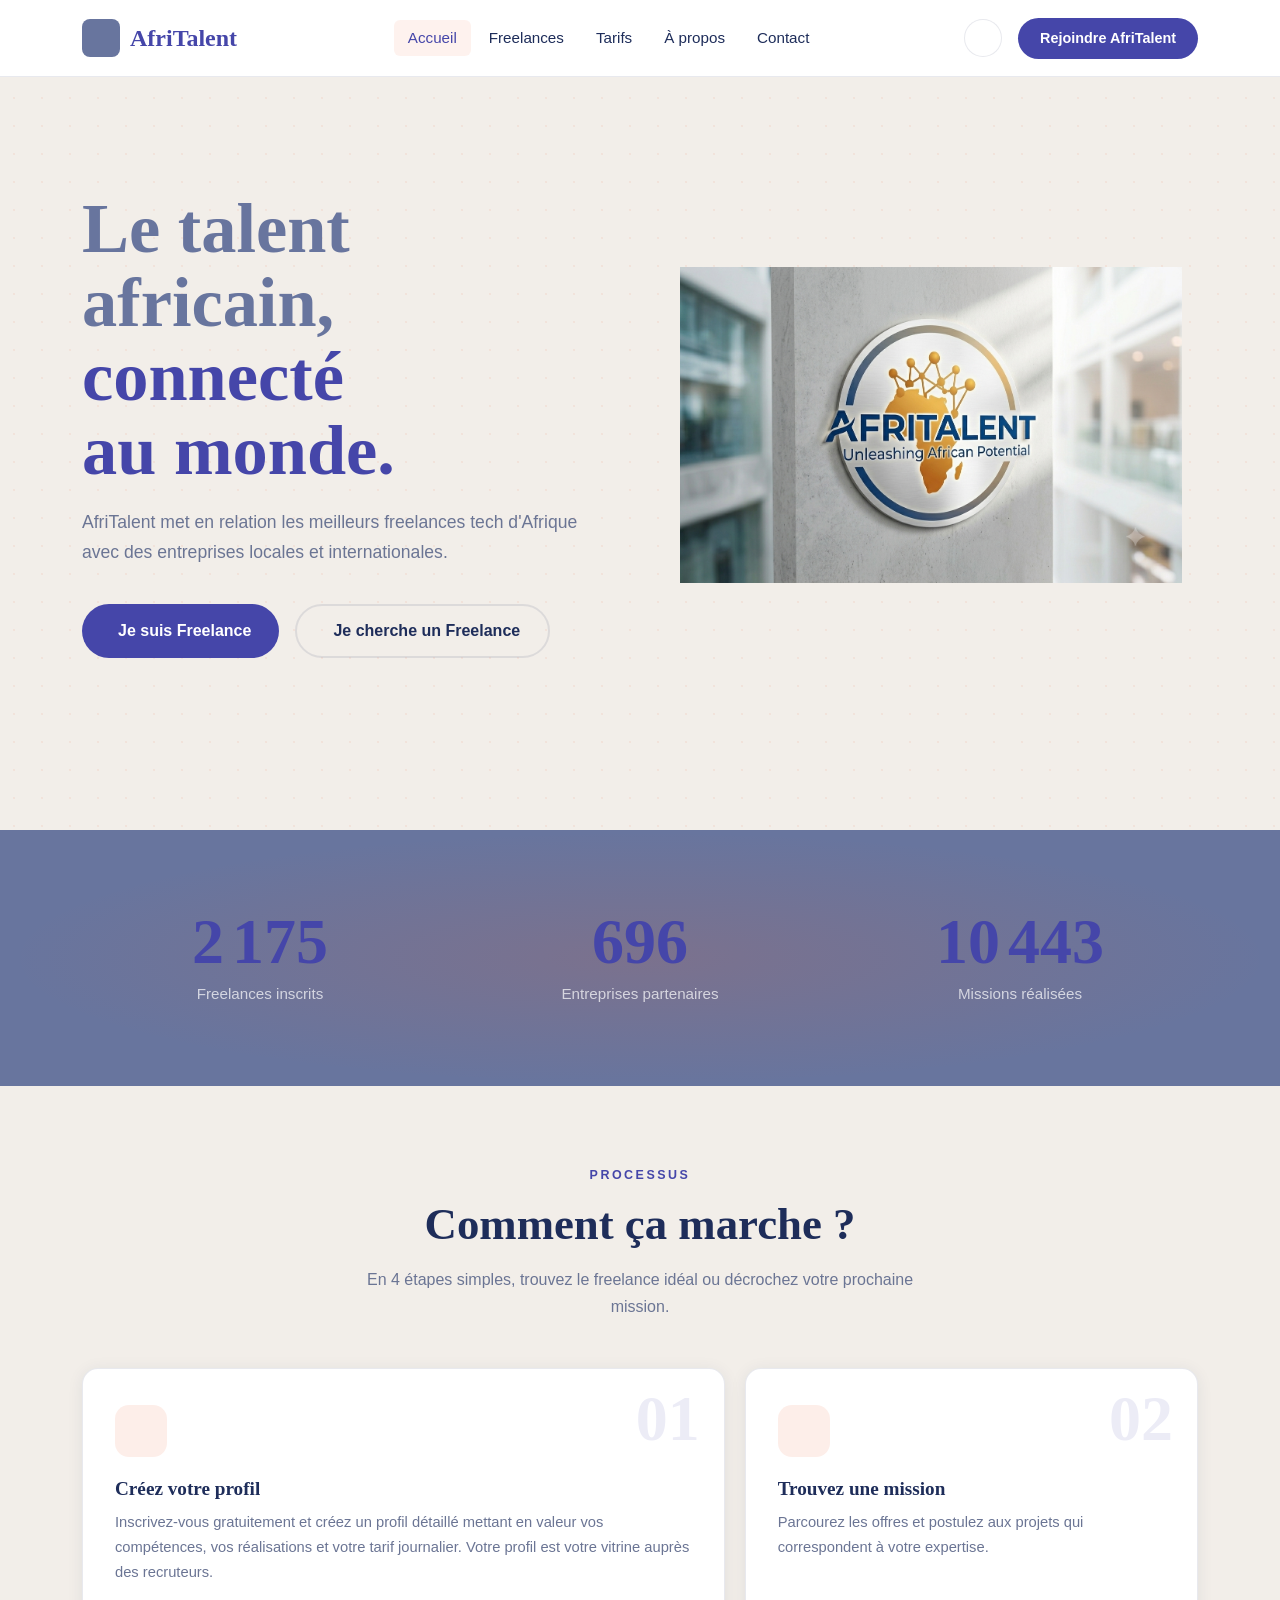
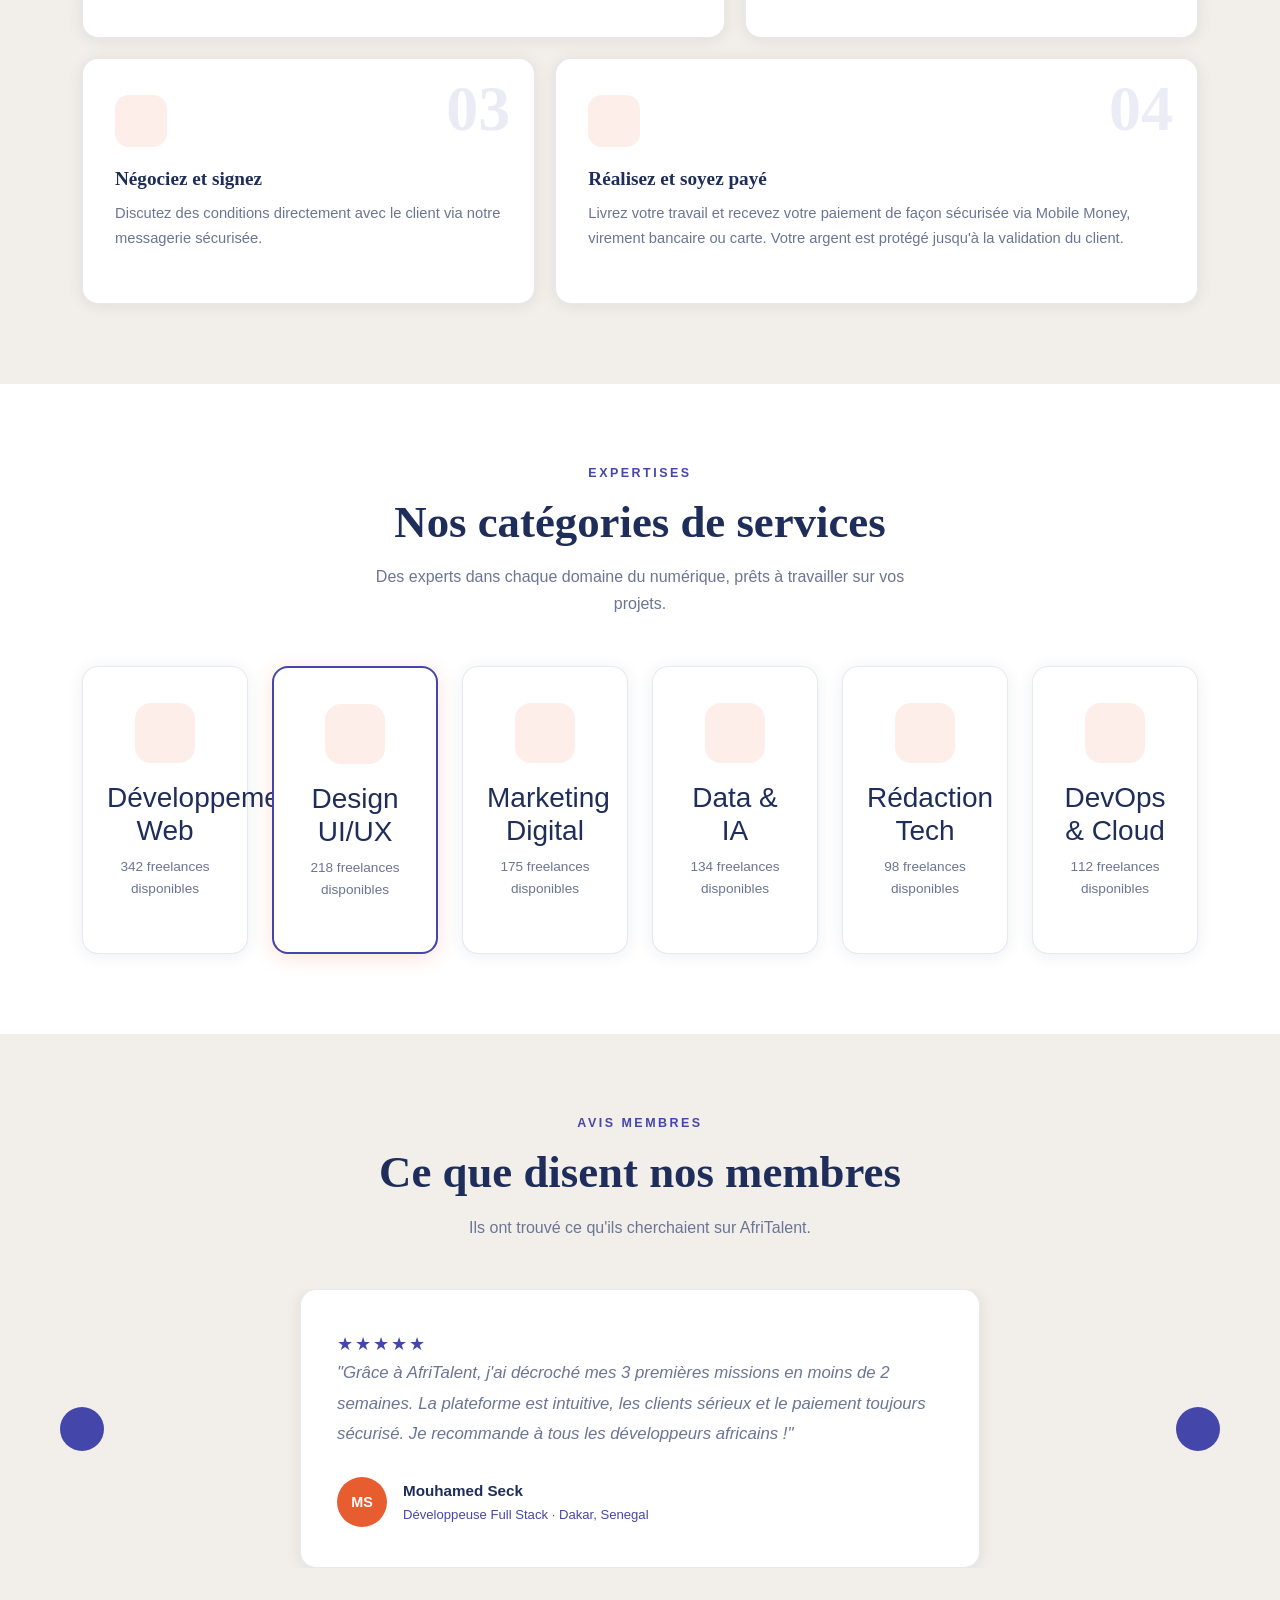
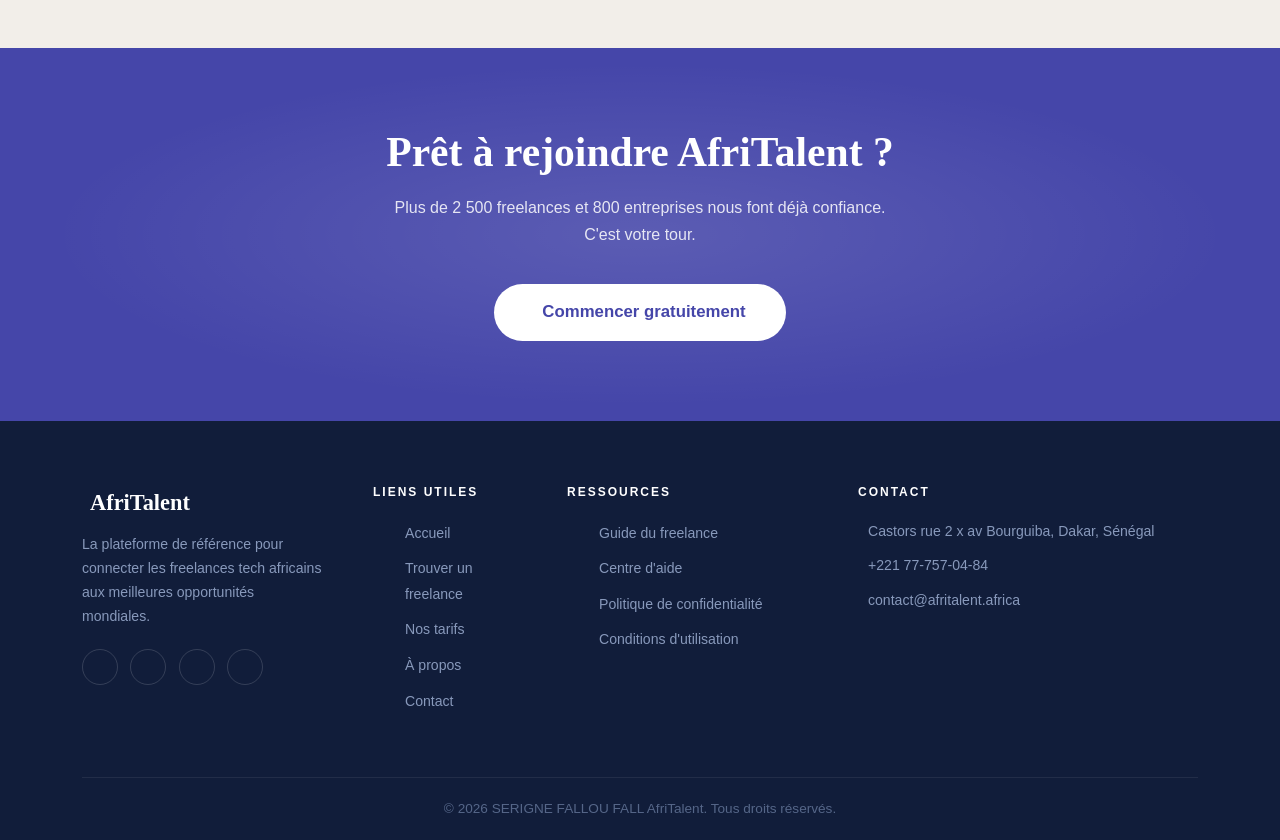
<file: index.html>
<!DOCTYPE html>
<html lang="fr">
<head> 
<meta charset="UTF-8"> 
<meta name="viewport" content="width=device-width, initial-scale=1.0"> 
<title>AfriTalent — Accueil</title> 
<!-- Bootstrap 5 via CDN : feuille de style --> 
<link 
href="https://cdn.jsdelivr.net/npm/bootstrap@5.3.0/dist/css/bootstrap.min.css" 
rel="stylesheet"> 
<!-- Votre feuille de style personnelle --> 
<link rel="stylesheet" href="css/style.css">
</head>
<body> 
<!-- Le contenu de la page sera ajoute ici --> 


<nav class="navbar navbar-expand-lg fixed-top" id="mainNavbar"  aria-label="Navigation principale">
    <div class="container">

      <!-- Logo -->
      <a class="navbar-brand" href="index.html" aria-label="AfriTalent — Accueil">
        <span class="brand-icon" aria-hidden="true"><i class="bi bi-globe-africa"></i></span>
        AfriTalent
      </a>

      <!-- Hamburger mobile -->
      <button class="navbar-toggler border-0" type="button"
              data-bs-toggle="collapse" data-bs-target="#navMenu"
              aria-controls="navMenu" aria-expanded="false" aria-label="Ouvrir le menu">
        <span class="navbar-toggler-icon"></span>
      </button>

      <!-- Liens de navigation -->
      <div class="collapse navbar-collapse" id="navMenu">
        <ul class="navbar-nav mx-auto mb-2 mb-lg-0 gap-1">
          <li class="nav-item"><a class="nav-link active" aria-current="page" href="index.html">Accueil</a></li>
          <li class="nav-item"><a class="nav-link" href="freelances.html">Freelances</a></li>
          <li class="nav-item"><a class="nav-link" href="tarifs.html">Tarifs</a></li>
          <li class="nav-item"><a class="nav-link" href="about.html">À propos</a></li>
          <li class="nav-item"><a class="nav-link" href="contact.html">Contact</a></li>
        </ul>
        <div class="d-flex align-items-center gap-3">
          <!-- Bouton dark/light mode -->
          <button class="theme-btn" id="themeBtn" aria-label="Basculer le thème sombre"></button>
          <!-- CTA -->
          <a href="freelances.html" class="btn-nav-cta nav-link">Rejoindre AfriTalent</a>
        </div>
      </div>

    </div>
  </nav>

  <main>

    <!-- ============================================================
         SECTION HERO
         ============================================================ -->
    <section id="hero" aria-labelledby="heroTitle">
      <div class="container">
        <div class="row align-items-center g-5">

          <!-- Texte gauche -->
          <div class="col-lg-6 fade-in-section">
            <h1 class="hero-title" id="heroTitle">
              Le talent<br>
              africain,<br>
              <span class="accent">connecté</span>
              <span class="accent">au monde.</span>
            </h1>
            <p class="hero-subtitle">
              AfriTalent met en relation les meilleurs freelances tech d'Afrique
              avec des entreprises locales et internationales.
            </p>
            <div class="d-flex flex-wrap gap-3">
              <a href="freelances.html" class="btn-primary-at">
                <i class="bi bi-person-plus-fill" aria-hidden="true"></i>
                Je suis Freelance
              </a>
              <a href="freelances.html" class="btn-outline-at">
                <i class="bi bi-search" aria-hidden="true"></i>
                Je cherche un Freelance
              </a>
            </div>
          </div>

          <!-- Carte logo droite -->
          <div class="col-lg-6 d-flex justify-content-center fade-in-section" data-delay="150">
             <div class="div-container p-3"> <!-- Ajoutez vos classes ici -->
    <img src="images/logo.png" alt="logo" class="img-fluid">
</div>
            </div>
          </div>

        </div>
      </div>
    </section>

    <!-- ============================================================
         SECTION STATISTIQUES ANIMÉES
         ============================================================ -->
    <section id="stats" aria-label="Chiffres clés d'AfriTalent">
      <div class="container">
        <div class="row g-4 justify-content-center">

          <div class="col-12 col-md-4 fade-in-section">
            <div class="stat-item">
              <span class="stat-number" data-target="2500" aria-live="polite">0</span>
              <span class="stat-label">Freelances inscrits</span>
            </div>
          </div>

          <div class="col-12 col-md-4 fade-in-section" data-delay="100">
            <div class="stat-item">
              <span class="stat-number" data-target="800" aria-live="polite">0</span>
              <span class="stat-label">Entreprises partenaires</span>
            </div>
          </div>

          <div class="col-12 col-md-4 fade-in-section" data-delay="200">
            <div class="stat-item">
              <span class="stat-number" data-target="12000" aria-live="polite">0</span>
              <span class="stat-label">Missions réalisées</span>
            </div>
          </div>

        </div>
      </div>
    </section>

    <!-- ============================================================
         SECTION COMMENT ÇA MARCHE — Bento Grid
         ============================================================ -->
    <section class="section-py" id="how" aria-labelledby="howTitle">
      <div class="container">

        <div class="text-center mb-5 fade-in-section">
          <span class="section-label">Processus</span>
          <h2 class="section-title" id="howTitle">Comment ça marche ?</h2>
          <p class="section-sub">
            En 4 étapes simples, trouvez le freelance idéal ou décrochez votre prochaine mission.
          </p>
        </div>

        <!-- Bento Grid — disposition asymétrique CSS Grid -->
        <div class="bento-grid fade-in-section" data-delay="100">

          <!-- Étape 01 : grande carte -->
          <article class="bento-card bento-card-01" aria-label="Étape 1">
            <span class="bento-step-num" aria-hidden="true">01</span>
            <div class="bento-icon" aria-hidden="true"><i class="bi bi-person-plus-fill"></i></div>
            <h3>Créez votre profil</h3>
            <p>
              Inscrivez-vous gratuitement et créez un profil détaillé mettant en valeur vos compétences,
              vos réalisations et votre tarif journalier. Votre profil est votre vitrine auprès des recruteurs.
            </p>
          </article>

          <!-- Étape 02 : petite carte -->
          <article class="bento-card bento-card-02" aria-label="Étape 2">
            <span class="bento-step-num" aria-hidden="true">02</span>
            <div class="bento-icon" aria-hidden="true"><i class="bi bi-search"></i></div>
            <h3>Trouvez une mission</h3>
            <p>
              Parcourez les offres et postulez aux projets qui correspondent à votre expertise.
            </p>
          </article>

          <!-- Étape 03 : petite carte -->
          <article class="bento-card bento-card-03" aria-label="Étape 3">
            <span class="bento-step-num" aria-hidden="true">03</span>
            <div class="bento-icon" aria-hidden="true"><i class="bi bi-chat-dots-fill"></i></div>
            <h3>Négociez et signez</h3>
            <p>
              Discutez des conditions directement avec le client via notre messagerie sécurisée.
            </p>
          </article>

          <!-- Étape 04 : grande carte -->
          <article class="bento-card bento-card-04" aria-label="Étape 4">
            <span class="bento-step-num" aria-hidden="true">04</span>
            <div class="bento-icon" aria-hidden="true"><i class="bi bi-cash-coin"></i></div>
            <h3>Réalisez et soyez payé</h3>
            <p>
              Livrez votre travail et recevez votre paiement de façon sécurisée via Mobile Money,
              virement bancaire ou carte. Votre argent est protégé jusqu'à la validation du client.
            </p>
          </article>

        </div>
      </div>
    </section>

    <!-- ============================================================
         SECTION CATÉGORIES DE SERVICES
         ============================================================ -->
    <section class="section-py section-bg-alt" id="categories" aria-labelledby="catTitle">
      <div class="container">

        <div class="text-center mb-5 fade-in-section">
          <span class="section-label">Expertises</span>
          <h2 class="section-title" id="catTitle">Nos catégories de services</h2>
          <p class="section-sub">
            Des experts dans chaque domaine du numérique, prêts à travailler sur vos projets.
          </p>
        </div>

        <div class="row g-4">

          <div class="col-6 col-md-4 col-lg-2 fade-in-section">
            <div class="cat-card h-100">
              <div class="cat-icon" aria-hidden="true"><i class="bi bi-code-slash"></i></div>
              <h3>Développement Web</h3>
              <p class="cat-count">342 freelances disponibles</p>
            </div>
          </div>

          <div class="col-6 col-md-4 col-lg-2 fade-in-section" data-delay="60">
            <div class="cat-card featured h-100">
              <div class="cat-icon" aria-hidden="true"><i class="bi bi-palette-fill"></i></div>
              <h3>Design UI/UX</h3>
              <p class="cat-count">218 freelances disponibles</p>
            </div>
          </div>

          <div class="col-6 col-md-4 col-lg-2 fade-in-section" data-delay="120">
            <div class="cat-card h-100">
              <div class="cat-icon" aria-hidden="true"><i class="bi bi-megaphone-fill"></i></div>
              <h3>Marketing Digital</h3>
              <p class="cat-count">175 freelances disponibles</p>
            </div>
          </div>

          <div class="col-6 col-md-4 col-lg-2 fade-in-section" data-delay="180">
            <div class="cat-card h-100">
              <div class="cat-icon" aria-hidden="true"><i class="bi bi-robot"></i></div>
              <h3>Data &amp; IA</h3>
              <p class="cat-count">134 freelances disponibles</p>
            </div>
          </div>

          <div class="col-6 col-md-4 col-lg-2 fade-in-section" data-delay="240">
            <div class="cat-card h-100">
              <div class="cat-icon" aria-hidden="true"><i class="bi bi-pencil-fill"></i></div>
              <h3>Rédaction Tech</h3>
              <p class="cat-count">98 freelances disponibles</p>
            </div>
          </div>

          <div class="col-6 col-md-4 col-lg-2 fade-in-section" data-delay="300">
            <div class="cat-card h-100">
              <div class="cat-icon" aria-hidden="true"><i class="bi bi-cloud-fill"></i></div>
              <h3>DevOps &amp; Cloud</h3>
              <p class="cat-count">112 freelances disponibles</p>
            </div>
          </div>

        </div>
      </div>
    </section>

    <!-- ============================================================
         SECTION TÉMOIGNAGES — Carousel Bootstrap
         ============================================================ -->
    <section class="section-py" id="testimonials" aria-labelledby="testiTitle">
      <div class="container">

        <div class="text-center mb-5 fade-in-section">
          <span class="section-label">Avis membres</span>
          <h2 class="section-title" id="testiTitle">Ce que disent nos membres</h2>
          <p class="section-sub">Ils ont trouvé ce qu'ils cherchaient sur AfriTalent.</p>
        </div>

        <!-- Carousel Bootstrap -->
        <div id="testiCarousel" class="carousel slide fade-in-section" data-delay="100"
             data-bs-ride="carousel" title="Note 5 sur 5">

          <div class="carousel-inner px-5">

            <!-- Témoignage 1 -->
            <div class="carousel-item active">
              <div class="testi-card">
                <span class="testi-stars" title="Note 5 sur 5">★★★★★</span>
                <p class="testi-quote">
                  "Grâce à AfriTalent, j'ai décroché mes 3 premières missions en moins de 2 semaines.
                  La plateforme est intuitive, les clients sérieux et le paiement toujours sécurisé.
                  Je recommande à tous les développeurs africains !"
                </p>
                <div class="d-flex align-items-center gap-3">
                  <div class="testi-author-avatar" style="background:#E85D2F" aria-hidden="true">MS</div>
                  <div>
                    <div class="testi-author-name">Mouhamed Seck</div>
                    <div class="testi-author-role">Développeuse Full Stack · Dakar, Senegal</div>
                  </div>
                </div>
              </div>
            </div>

            <!-- Témoignage 2 -->
            <div class="carousel-item">
              <div class="testi-card">
                <span class="testi-stars" title="Note 4 sur 5">★★★★☆</span>
                <p class="testi-quote">
                  "Nous avons recruté 4 freelances africains talentueux pour notre startup en 3 jours seulement.
                  La qualité des profils est impressionnante et les tarifs sont compétitifs.
                  AfriTalent est devenu notre partenaire RH tech numéro 1."
                </p>
                <div class="d-flex align-items-center gap-3">
                  <div class="testi-author-avatar" style="background:#1E2D5A" aria-hidden="true">TF</div>
                  <div>
                    <div class="testi-author-name">Talla Fall</div>
                    <div class="testi-author-role">CEO TechWave · Dakar, Senegal</div>
                  </div>
                </div>
              </div>
            </div>

            <!-- Témoignage 3 -->
            <div class="carousel-item">
              <div class="testi-card">
                <span class="testi-stars" title="Note 5 sur 5">★★★★★</span>
                <p class="testi-quote">
                  "Le paiement sécurisé via Mobile Money est un vrai plus pour nous en Afrique.
                  J'ai livré 6 projets via AfriTalent cette année et je n'ai jamais eu de problème.
                  La communauté est bienveillante et professionnelle."
                </p>
                <div class="d-flex align-items-center gap-3">
                  <div class="testi-author-avatar" style="background:#27AE60" aria-hidden="true">SFF</div>
                  <div>
                    <div class="testi-author-name">Serigne Fallou Fall</div>
                    <div class="testi-author-role">Developpeur Web · Dakar, Senegal</div>
                  </div>
                </div>
              </div>
            </div>

          </div>

          <!-- Contrôles -->
          <button class="carousel-control-prev" type="button"
                  data-bs-target="#testiCarousel" data-bs-slide="prev" aria-label="Témoignage précédent">
            <i class="bi bi-chevron-left" aria-hidden="true"></i>
          </button>
          <button class="carousel-control-next" type="button"
                  data-bs-target="#testiCarousel" data-bs-slide="next" aria-label="Témoignage suivant">
            <i class="bi bi-chevron-right" aria-hidden="true"></i>
          </button>

        </div>
      </div>
    </section>

    <!-- ============================================================
         SECTION CTA — Bandeau coloré
         ============================================================ -->
    <section id="cta" aria-labelledby="ctaTitle">
      <div class="container">
        <div class="fade-in-section">
          <h2 id="ctaTitle">Prêt à rejoindre AfriTalent ?</h2>
          <p>
            Plus de 2 500 freelances et 800 entreprises nous font déjà confiance.<br>
            C'est votre tour.
          </p>
          <a href="freelances.html" class="btn-cta-white">
            <i class="bi bi-rocket-takeoff-fill" aria-hidden="true"></i>
            Commencer gratuitement
          </a>
        </div>
      </div>
    </section>

  </main>

  <!-- ============================================================
       FOOTER — 4 colonnes Bootstrap
       ============================================================ -->
  <footer id="footer" aria-label="Pied de page AfriTalent">
    <div class="container">
      <div class="row g-5">

        <!-- Col 1 : Marque -->
        <div class="col-12 col-md-6 col-lg-3">
          <div class="footer-brand-name">
            <i class="bi bi-globe-africa me-2" aria-hidden="true"></i>AfriTalent
          </div>
          <p class="footer-desc">
            La plateforme de référence pour connecter les freelances tech africains
            aux meilleures opportunités mondiales.
          </p>
          <div>
            <a href="#" class="social-link" aria-label="Facebook AfriTalent"><i class="bi bi-facebook" aria-hidden="true"></i></a>
            <a href="#" class="social-link" aria-label="X (Twitter) AfriTalent"><i class="bi bi-twitter-x" aria-hidden="true"></i></a>
            <a href="#" class="social-link" aria-label="LinkedIn AfriTalent"><i class="bi bi-linkedin" aria-hidden="true"></i></a>
            <a href="#" class="social-link" aria-label="Instagram AfriTalent"><i class="bi bi-instagram" aria-hidden="true"></i></a>
          </div>
        </div>

        <!-- Col 2 : Liens utiles -->
        <div class="col-6 col-lg-2">
          <h3 class="footer-col-title">Liens utiles</h3>
          <ul class="footer-links">
            <li><a href="index.html">Accueil</a></li>
            <li><a href="freelances.html">Trouver un freelance</a></li>
            <li><a href="tarifs.html">Nos tarifs</a></li>
            <li><a href="about.html">À propos</a></li>
            <li><a href="contact.html">Contact</a></li>
          </ul>
        </div>

        <!-- Col 3 : Ressources -->
        <div class="col-6 col-lg-3">
          <h3 class="footer-col-title">Ressources</h3>
          <ul class="footer-links">
            <li><a href="#">Guide du freelance</a></li>
            <li><a href="#">Centre d'aide</a></li>
            <li><a href="#">Politique de confidentialité</a></li>
            <li><a href="#">Conditions d'utilisation</a></li>
          </ul>
        </div>

        <!-- Col 4 : Contact -->
        <div class="col-12 col-lg-4">
          <h3 class="footer-col-title">Contact</h3>
          <div class="footer-contact-item">
            <i class="bi bi-geo-alt-fill" aria-hidden="true"></i>
            <span>Castors rue 2 x av Bourguiba, Dakar, Sénégal</span>
          </div>
          <div class="footer-contact-item">
            <i class="bi bi-telephone-fill" aria-hidden="true"></i>
            <a href="tel:+221710043840">+221 77-757-04-84</a>
          </div>
          <div class="footer-contact-item">
            <i class="bi bi-envelope-fill" aria-hidden="true"></i>
            <a href="mailto:contact@afritalent.africa">contact@afritalent.africa</a>
          </div>
        </div>

      </div>

      <!-- Ligne copyright avec année dynamique (JS) -->
      <div class="footer-bottom">
        <p>© <span class="current-year"></span>   SERIGNE FALLOU FALL AfriTalent. Tous droits réservés.</p>
      </div>
    </div>
  </footer>

  <!-- Bouton retour en haut -->
  <button id="scrollTopBtn" aria-label="Retour en haut de la page">
    <i class="bi bi-arrow-up" aria-hidden="true"></i>
  </button>

  <!-- Bootstrap 5 JS via CDN -->
  <script src="https://cdn.jsdelivr.net/npm/bootstrap@5.3.3/dist/js/bootstrap.bundle.min.js"></script>
  <!-- Script principal -->

<!-- Votre script JavaScript --> 
<script src="js/main.js"></script>
</body>
</html>
</file>
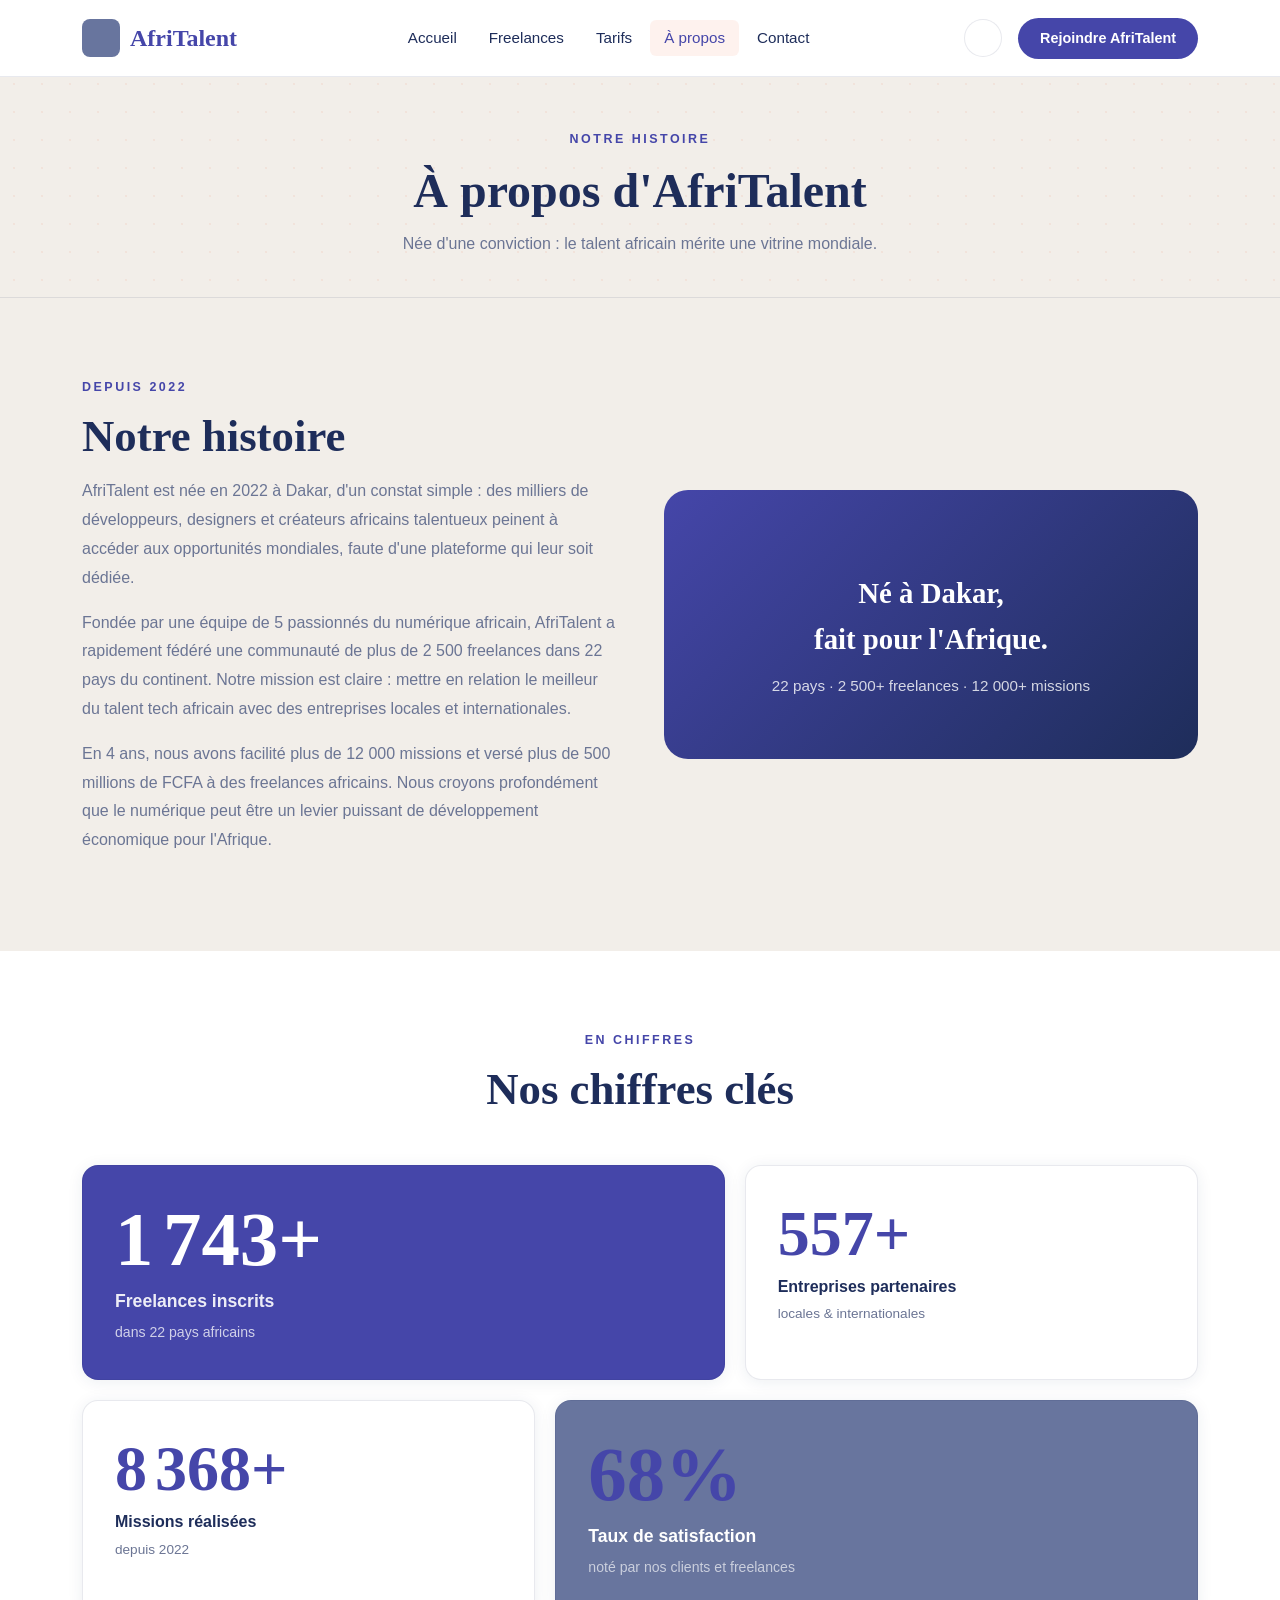
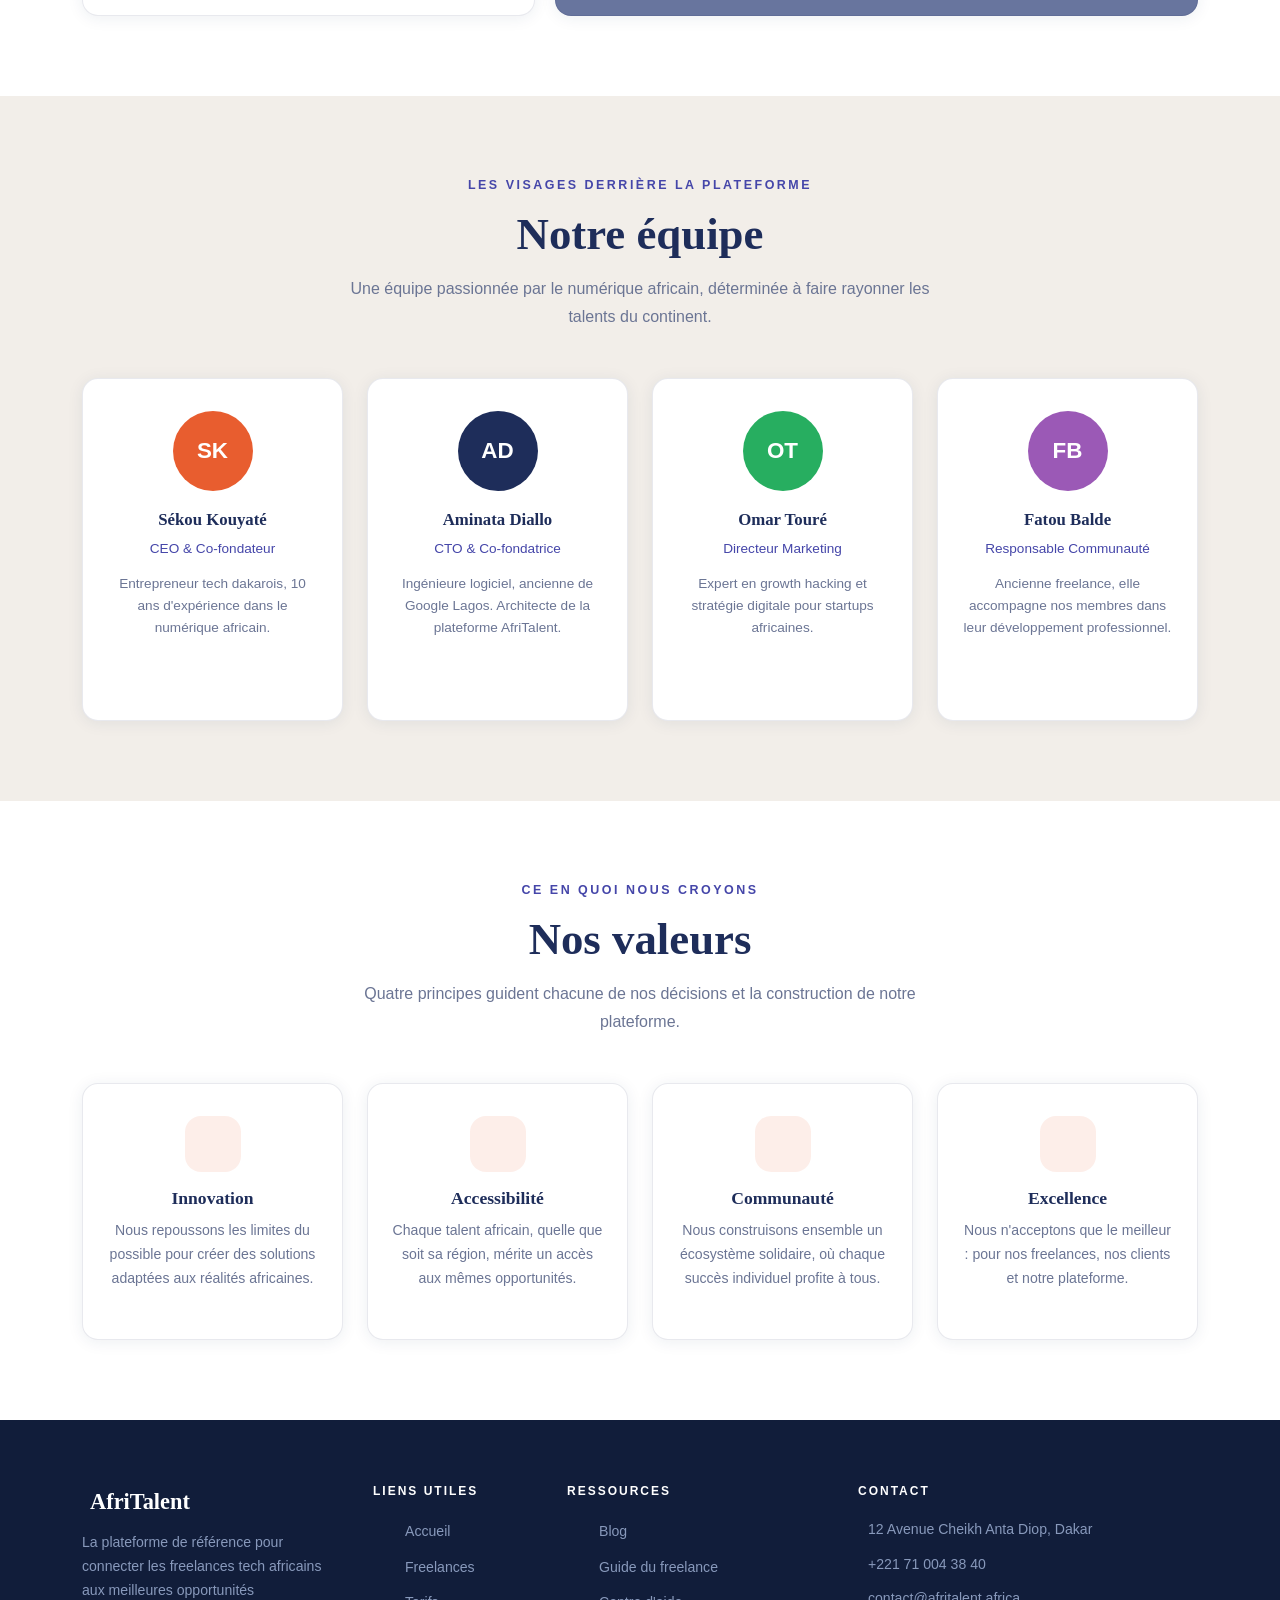
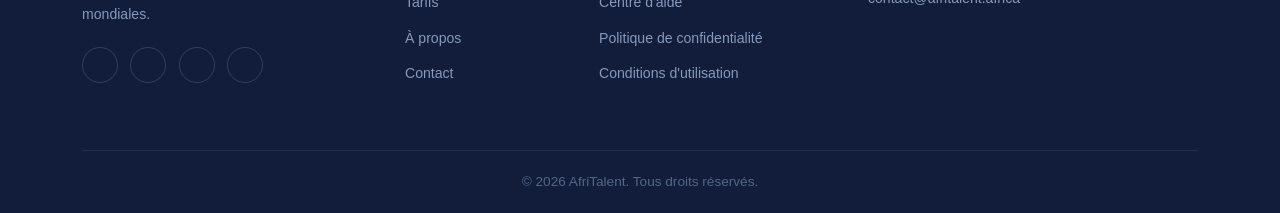
<file: about.html>
<!DOCTYPE html>
<html lang="fr">
<head> 
<meta charset="UTF-8"> 
<meta name="viewport" content="width=device-width, initial-scale=1.0"> 
<title>AfriTalent — About</title> 
<!-- Bootstrap 5 via CDN : feuille de style --> 
<link 
href="https://cdn.jsdelivr.net/npm/bootstrap@5.3.0/dist/css/bootstrap.min.css" 
rel="stylesheet"> 
<!-- Votre feuille de style personnelle --> 
<link rel="stylesheet" href="css/style.css">
</head>
<body> 
<!-- Le contenu de la page sera ajoute ici -->
 

<nav class="navbar navbar-expand-lg fixed-top" id="mainNavbar" aria-label="Navigation principale">
    <div class="container">
      <a class="navbar-brand" href="index.html" aria-label="AfriTalent — Accueil">
        <span class="brand-icon" aria-hidden="true"><i class="bi bi-globe-africa"></i></span>
        AfriTalent
      </a>
      <button class="navbar-toggler border-0" type="button"
              data-bs-toggle="collapse" data-bs-target="#navMenu"
              aria-controls="navMenu" aria-expanded="false" aria-label="Ouvrir le menu">
        <span class="navbar-toggler-icon"></span>
      </button>
      <div class="collapse navbar-collapse" id="navMenu">
        <ul class="navbar-nav mx-auto mb-2 mb-lg-0 gap-1">
          <li class="nav-item"><a class="nav-link" href="index.html">Accueil</a></li>
          <li class="nav-item"><a class="nav-link" href="freelances.html">Freelances</a></li>
          <li class="nav-item"><a class="nav-link" href="tarifs.html">Tarifs</a></li>
          <li class="nav-item"><a class="nav-link active" aria-current="page" href="about.html">À propos</a></li>
          <li class="nav-item"><a class="nav-link" href="contact.html">Contact</a></li>
        </ul>
        <div class="d-flex align-items-center gap-3">
          <button class="theme-btn" id="themeBtn" aria-label="Basculer le thème"></button>
          <a href="freelances.html" class="btn-nav-cta nav-link">Rejoindre AfriTalent</a>
        </div>
      </div>
    </div>
  </nav>

  <main style="padding-top:70px;">

    <!-- EN-TÊTE PAGE -->
    <section class="page-hero" aria-labelledby="aboutTitle">
      <div class="container text-center">
        <span class="section-label">Notre histoire</span>
        <h1 class="page-hero-title" id="aboutTitle">À propos d'AfriTalent</h1>
        <p class="section-sub">
          Née d'une conviction : le talent africain mérite une vitrine mondiale.
        </p>
      </div>
    </section>

    <!-- SECTION NOTRE HISTOIRE -->
    <section class="section-py" aria-labelledby="histoireTitle">
      <div class="container">
        <div class="row align-items-center g-5">

          <!-- Texte -->
          <div class="col-12 col-lg-6 fade-in-section">
            <span class="section-label">Depuis 2022</span>
            <h2 class="section-title text-start" id="histoireTitle">Notre histoire</h2>
            <p style="color:var(--color-text-muted);line-height:1.8;margin-bottom:16px;">
              AfriTalent est née en 2022 à Dakar, d'un constat simple : des milliers de développeurs,
              designers et créateurs africains talentueux peinent à accéder aux opportunités mondiales,
              faute d'une plateforme qui leur soit dédiée.
            </p>
            <p style="color:var(--color-text-muted);line-height:1.8;margin-bottom:16px;">
              Fondée par une équipe de 5 passionnés du numérique africain, AfriTalent a rapidement
              fédéré une communauté de plus de 2 500 freelances dans 22 pays du continent.
              Notre mission est claire : mettre en relation le meilleur du talent tech africain avec
              des entreprises locales et internationales.
            </p>
            <p style="color:var(--color-text-muted);line-height:1.8;">
              En 4 ans, nous avons facilité plus de 12 000 missions et versé plus de 500 millions de
              FCFA à des freelances africains. Nous croyons profondément que le numérique peut être
              un levier puissant de développement économique pour l'Afrique.
            </p>
          </div>

          <!-- Illustration (div colorée en l'absence d'image) -->
          <div class="col-12 col-lg-6 fade-in-section" data-delay="150">
            <div style="
              background: linear-gradient(135deg, var(--color-primary) 0%, #1E2D5A 100%);
              border-radius: 24px;
              padding: 60px 40px;
              text-align:center;
              color:#fff;
            " role="img" aria-label="Illustration AfriTalent — carte de l'Afrique numérique">
              <i class="bi bi-globe-africa" style="font-size:5rem;opacity:0.9;" aria-hidden="true"></i>
              <div style="font-family:var(--font-display);font-size:1.8rem;font-weight:800;margin-top:20px;">
                Né à Dakar,<br>fait pour l'Afrique.
              </div>
              <div style="margin-top:12px;opacity:0.8;font-size:0.95rem;">
                22 pays · 2 500+ freelances · 12 000+ missions
              </div>
            </div>
          </div>

        </div>
      </div>
    </section>

    <!-- SECTION CHIFFRES CLÉS — Bento Grid + compteurs JS -->
    <section class="section-py section-bg-alt" aria-labelledby="chiffresTitle">
      <div class="container">

        <div class="text-center mb-5 fade-in-section">
          <span class="section-label">En chiffres</span>
          <h2 class="section-title" id="chiffresTitle">Nos chiffres clés</h2>
        </div>

        <!-- Bento Grid asymétrique pour les chiffres -->
        <div class="bento-grid fade-in-section" data-delay="100">

          <article class="bento-card bento-card-01" style="background:var(--color-primary);color:#fff;" aria-label="Freelances inscrits">
            <div style="font-family:var(--font-display);font-size:clamp(3rem,6vw,5rem);font-weight:800;line-height:1;color:#fff;">
              <span data-target="2500" aria-live="polite">0</span>+
            </div>
            <div style="font-size:1.1rem;font-weight:600;margin-top:8px;opacity:0.9;">Freelances inscrits</div>
            <div style="font-size:0.88rem;opacity:0.75;margin-top:6px;">dans 22 pays africains</div>
          </article>

          <article class="bento-card bento-card-02" aria-label="Entreprises partenaires">
            <div style="font-family:var(--font-display);font-size:clamp(2.5rem,5vw,4rem);font-weight:800;line-height:1;color:var(--color-primary);">
              <span data-target="800" aria-live="polite">0</span>+
            </div>
            <div style="font-size:1rem;font-weight:600;margin-top:8px;color:var(--color-text);">Entreprises partenaires</div>
            <div style="font-size:0.85rem;color:var(--color-text-muted);margin-top:4px;">locales &amp; internationales</div>
          </article>

          <article class="bento-card bento-card-03" aria-label="Missions réalisées">
            <div style="font-family:var(--font-display);font-size:clamp(2.5rem,5vw,4rem);font-weight:800;line-height:1;color:var(--color-primary);">
              <span data-target="12000" aria-live="polite">0</span>+
            </div>
            <div style="font-size:1rem;font-weight:600;margin-top:8px;color:var(--color-text);">Missions réalisées</div>
            <div style="font-size:0.85rem;color:var(--color-text-muted);margin-top:4px;">depuis 2022</div>
          </article>

          <article class="bento-card bento-card-04" style="background:var(--color-dark);color:#fff;" aria-label="Satisfaction clients">
            <div style="font-family:var(--font-display);font-size:clamp(3rem,6vw,5rem);font-weight:800;line-height:1;color:var(--color-primary);">
              <span data-target="98" aria-live="polite">0</span>%
            </div>
            <div style="font-size:1.1rem;font-weight:600;margin-top:8px;color:#fff;">Taux de satisfaction</div>
            <div style="font-size:0.88rem;opacity:0.65;margin-top:6px;">noté par nos clients et freelances</div>
          </article>

        </div>
      </div>
    </section>

    <!-- SECTION L'ÉQUIPE -->
    <section class="section-py" aria-labelledby="equipeTitle">
      <div class="container">

        <div class="text-center mb-5 fade-in-section">
          <span class="section-label">Les visages derrière la plateforme</span>
          <h2 class="section-title" id="equipeTitle">Notre équipe</h2>
          <p class="section-sub">
            Une équipe passionnée par le numérique africain, déterminée à faire rayonner les talents du continent.
          </p>
        </div>

        <div class="row g-4">

          <!-- Membre 1 -->
          <div class="col-12 col-sm-6 col-lg-3 fade-in-section">
            <div class="team-card">
              <div class="team-avatar" style="background:#E85D2F;" aria-hidden="true">SK</div>
              <div class="team-name">Sékou Kouyaté</div>
              <div class="team-post">CEO &amp; Co-fondateur</div>
              <p style="font-size:0.85rem;color:var(--color-text-muted);line-height:1.6;margin-bottom:16px;">
                Entrepreneur tech dakarois, 10 ans d'expérience dans le numérique africain.
              </p>
              <div>
                <a href="#" class="social-link" style="width:30px;height:30px;font-size:12px;" aria-label="LinkedIn de Sékou Kouyaté"><i class="bi bi-linkedin"></i></a>
                <a href="#" class="social-link" style="width:30px;height:30px;font-size:12px;" aria-label="X de Sékou Kouyaté"><i class="bi bi-twitter-x"></i></a>
              </div>
            </div>
          </div>

          <!-- Membre 2 -->
          <div class="col-12 col-sm-6 col-lg-3 fade-in-section" data-delay="80">
            <div class="team-card">
              <div class="team-avatar" style="background:#1E2D5A;" aria-hidden="true">AD</div>
              <div class="team-name">Aminata Diallo</div>
              <div class="team-post">CTO &amp; Co-fondatrice</div>
              <p style="font-size:0.85rem;color:var(--color-text-muted);line-height:1.6;margin-bottom:16px;">
                Ingénieure logiciel, ancienne de Google Lagos. Architecte de la plateforme AfriTalent.
              </p>
              <div>
                <a href="#" class="social-link" style="width:30px;height:30px;font-size:12px;" aria-label="LinkedIn d'Aminata Diallo"><i class="bi bi-linkedin"></i></a>
                <a href="#" class="social-link" style="width:30px;height:30px;font-size:12px;" aria-label="GitHub d'Aminata Diallo"><i class="bi bi-github"></i></a>
              </div>
            </div>
          </div>

          <!-- Membre 3 -->
          <div class="col-12 col-sm-6 col-lg-3 fade-in-section" data-delay="160">
            <div class="team-card">
              <div class="team-avatar" style="background:#27AE60;" aria-hidden="true">OT</div>
              <div class="team-name">Omar Touré</div>
              <div class="team-post">Directeur Marketing</div>
              <p style="font-size:0.85rem;color:var(--color-text-muted);line-height:1.6;margin-bottom:16px;">
                Expert en growth hacking et stratégie digitale pour startups africaines.
              </p>
              <div>
                <a href="#" class="social-link" style="width:30px;height:30px;font-size:12px;" aria-label="LinkedIn d'Omar Touré"><i class="bi bi-linkedin"></i></a>
                <a href="#" class="social-link" style="width:30px;height:30px;font-size:12px;" aria-label="Instagram d'Omar Touré"><i class="bi bi-instagram"></i></a>
              </div>
            </div>
          </div>

          <!-- Membre 4 -->
          <div class="col-12 col-sm-6 col-lg-3 fade-in-section" data-delay="240">
            <div class="team-card">
              <div class="team-avatar" style="background:#9B59B6;" aria-hidden="true">FB</div>
              <div class="team-name">Fatou Balde</div>
              <div class="team-post">Responsable Communauté</div>
              <p style="font-size:0.85rem;color:var(--color-text-muted);line-height:1.6;margin-bottom:16px;">
                Ancienne freelance, elle accompagne nos membres dans leur développement professionnel.
              </p>
              <div>
                <a href="#" class="social-link" style="width:30px;height:30px;font-size:12px;" aria-label="LinkedIn de Fatou Balde"><i class="bi bi-linkedin"></i></a>
                <a href="#" class="social-link" style="width:30px;height:30px;font-size:12px;" aria-label="X de Fatou Balde"><i class="bi bi-twitter-x"></i></a>
              </div>
            </div>
          </div>

        </div>
      </div>
    </section>

    <!-- SECTION NOS VALEURS -->
    <section class="section-py section-bg-alt" aria-labelledby="valeursTitle">
      <div class="container">

        <div class="text-center mb-5 fade-in-section">
          <span class="section-label">Ce en quoi nous croyons</span>
          <h2 class="section-title" id="valeursTitle">Nos valeurs</h2>
          <p class="section-sub">
            Quatre principes guident chacune de nos décisions et la construction de notre plateforme.
          </p>
        </div>

        <div class="row g-4">

          <div class="col-12 col-sm-6 col-lg-3 fade-in-section">
            <div class="value-card">
              <div class="value-icon" aria-hidden="true"><i class="bi bi-lightbulb-fill"></i></div>
              <h3 style="font-family:var(--font-display);font-weight:700;font-size:1.1rem;color:var(--color-text);margin-bottom:10px;">Innovation</h3>
              <p style="font-size:0.88rem;color:var(--color-text-muted);line-height:1.7;">
                Nous repoussons les limites du possible pour créer des solutions adaptées aux réalités africaines.
              </p>
            </div>
          </div>

          <div class="col-12 col-sm-6 col-lg-3 fade-in-section" data-delay="80">
            <div class="value-card">
              <div class="value-icon" aria-hidden="true"><i class="bi bi-universal-access"></i></div>
              <h3 style="font-family:var(--font-display);font-weight:700;font-size:1.1rem;color:var(--color-text);margin-bottom:10px;">Accessibilité</h3>
              <p style="font-size:0.88rem;color:var(--color-text-muted);line-height:1.7;">
                Chaque talent africain, quelle que soit sa région, mérite un accès aux mêmes opportunités.
              </p>
            </div>
          </div>

          <div class="col-12 col-sm-6 col-lg-3 fade-in-section" data-delay="160">
            <div class="value-card">
              <div class="value-icon" aria-hidden="true"><i class="bi bi-people-fill"></i></div>
              <h3 style="font-family:var(--font-display);font-weight:700;font-size:1.1rem;color:var(--color-text);margin-bottom:10px;">Communauté</h3>
              <p style="font-size:0.88rem;color:var(--color-text-muted);line-height:1.7;">
                Nous construisons ensemble un écosystème solidaire, où chaque succès individuel profite à tous.
              </p>
            </div>
          </div>

          <div class="col-12 col-sm-6 col-lg-3 fade-in-section" data-delay="240">
            <div class="value-card">
              <div class="value-icon" aria-hidden="true"><i class="bi bi-trophy-fill"></i></div>
              <h3 style="font-family:var(--font-display);font-weight:700;font-size:1.1rem;color:var(--color-text);margin-bottom:10px;">Excellence</h3>
              <p style="font-size:0.88rem;color:var(--color-text-muted);line-height:1.7;">
                Nous n'acceptons que le meilleur : pour nos freelances, nos clients et notre plateforme.
              </p>
            </div>
          </div>

        </div>
      </div>
    </section>

  </main>

  <!-- FOOTER -->
  <footer id="footer">
    <div class="container">
      <div class="row g-5">
        <div class="col-12 col-md-6 col-lg-3">
          <div class="footer-brand-name"><i class="bi bi-globe-africa me-2"></i>AfriTalent</div>
          <p class="footer-desc">La plateforme de référence pour connecter les freelances tech africains aux meilleures opportunités mondiales.</p>
          <div>
            <a href="#" class="social-link" aria-label="Facebook"><i class="bi bi-facebook"></i></a>
            <a href="#" class="social-link" aria-label="X"><i class="bi bi-twitter-x"></i></a>
            <a href="#" class="social-link" aria-label="LinkedIn"><i class="bi bi-linkedin"></i></a>
            <a href="#" class="social-link" aria-label="Instagram"><i class="bi bi-instagram"></i></a>
          </div>
        </div>
        <div class="col-6 col-lg-2">
          <h3 class="footer-col-title">Liens utiles</h3>
          <ul class="footer-links">
            <li><a href="index.html">Accueil</a></li>
            <li><a href="freelances.html">Freelances</a></li>
            <li><a href="tarifs.html">Tarifs</a></li>
            <li><a href="about.html">À propos</a></li>
            <li><a href="contact.html">Contact</a></li>
          </ul>
        </div>
        <div class="col-6 col-lg-3">
          <h3 class="footer-col-title">Ressources</h3>
          <ul class="footer-links">
            <li><a href="#">Blog</a></li>
            <li><a href="#">Guide du freelance</a></li>
            <li><a href="#">Centre d'aide</a></li>
            <li><a href="#">Politique de confidentialité</a></li>
            <li><a href="#">Conditions d'utilisation</a></li>
          </ul>
        </div>
        <div class="col-12 col-lg-4">
          <h3 class="footer-col-title">Contact</h3>
          <div class="footer-contact-item"><i class="bi bi-geo-alt-fill"></i><span>12 Avenue Cheikh Anta Diop, Dakar</span></div>
          <div class="footer-contact-item"><i class="bi bi-telephone-fill"></i><a href="tel:+221710043840">+221 71 004 38 40</a></div>
          <div class="footer-contact-item"><i class="bi bi-envelope-fill"></i><a href="mailto:contact@afritalent.africa">contact@afritalent.africa</a></div>
        </div>
      </div>
      <div class="footer-bottom"><p>© <span class="current-year"></span> AfriTalent. Tous droits réservés.</p></div>
    </div>
  </footer>

  <button id="scrollTopBtn" aria-label="Retour en haut"><i class="bi bi-arrow-up"></i></button>

  <script src="https://cdn.jsdelivr.net/npm/bootstrap@5.3.3/dist/js/bootstrap.bundle.min.js"></script>
  <script src="js/main.js"></script>
</body>
</html>
</file>
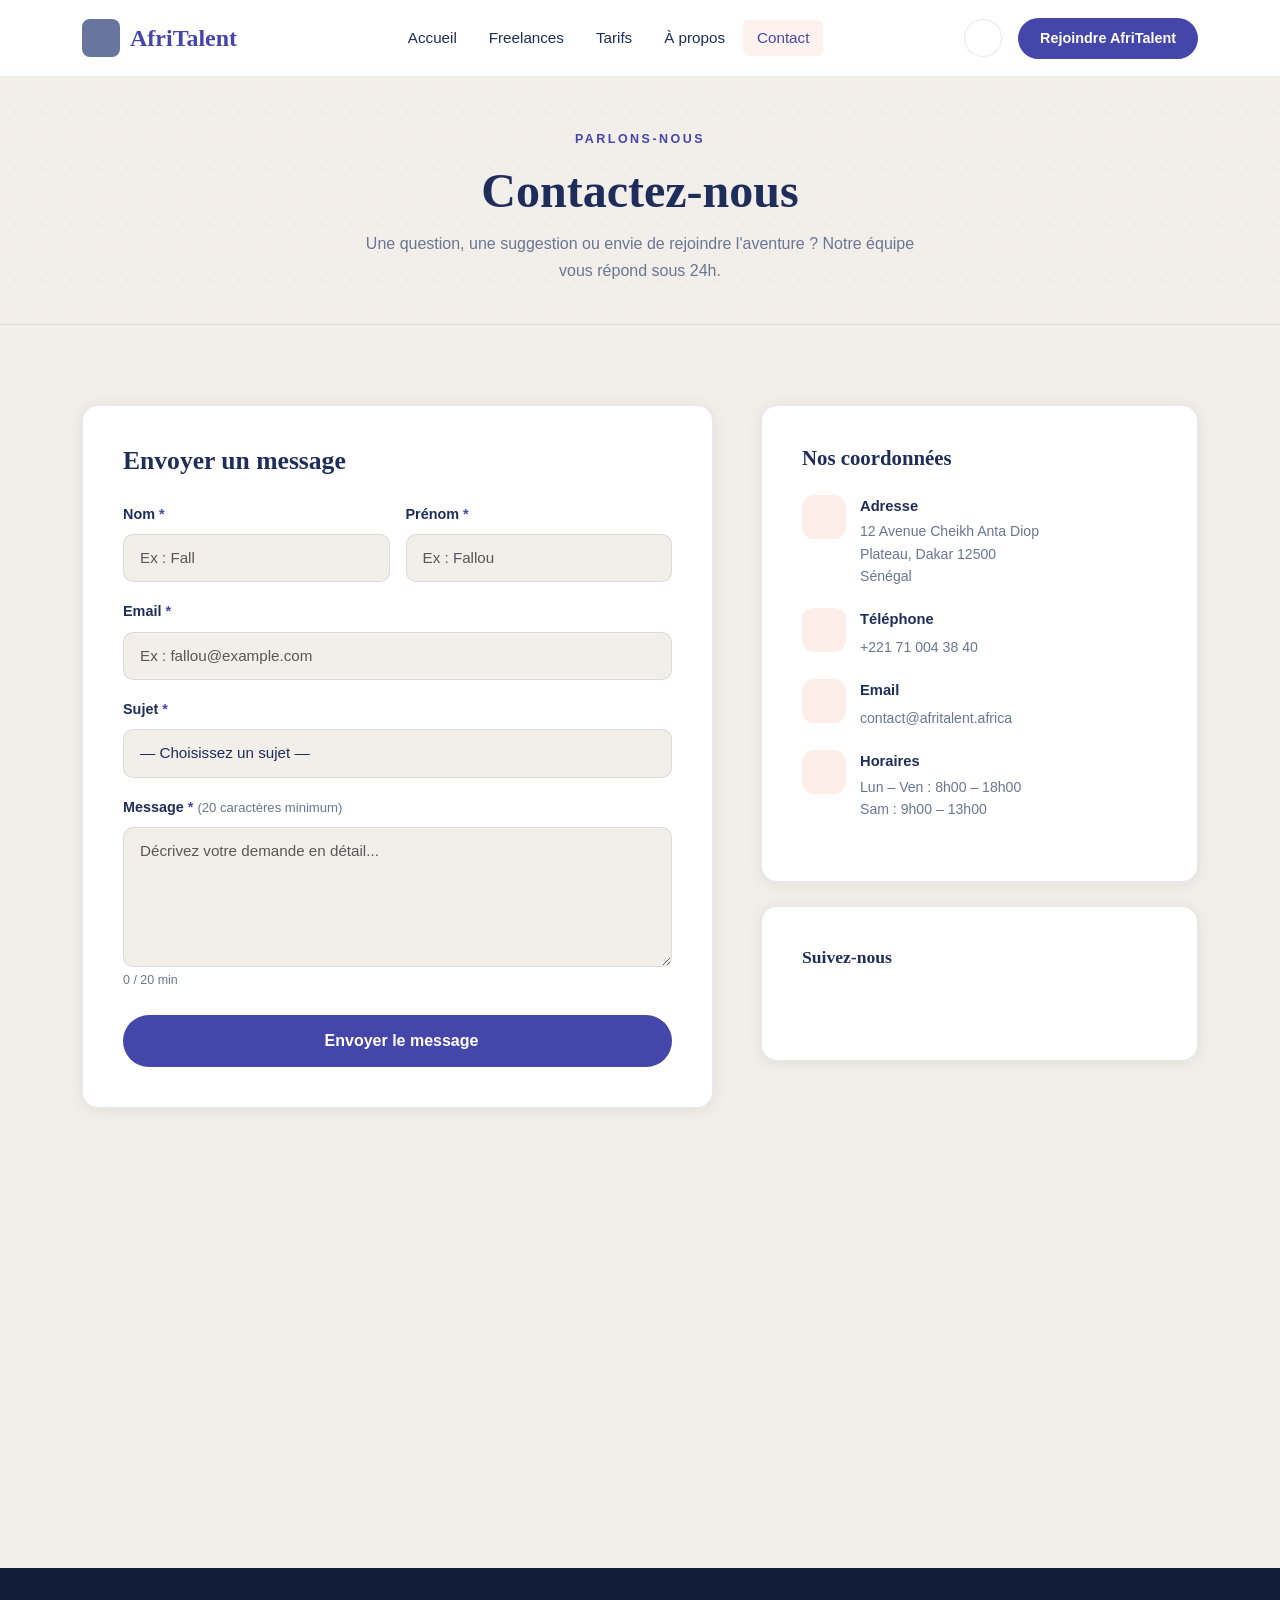
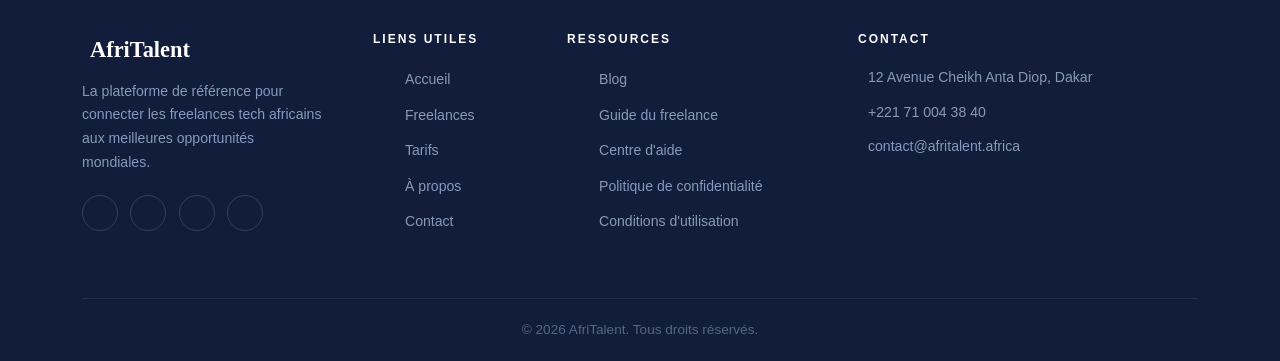
<file: contact.html>
<!DOCTYPE html>
<html lang="fr">
<head> 
<meta charset="UTF-8"> 
<meta name="viewport" content="width=device-width, initial-scale=1.0"> 
<title>AfriTalent — Contact</title> 
<!-- Bootstrap 5 via CDN : feuille de style --> 
<link 
href="https://cdn.jsdelivr.net/npm/bootstrap@5.3.0/dist/css/bootstrap.min.css" 
rel="stylesheet"> 
<!-- Votre feuille de style personnelle --> 
<link rel="stylesheet" href="css/style.css">
</head>
<body> 
<!-- Le contenu de la page sera ajoute ici -->
 

<nav class="navbar navbar-expand-lg fixed-top" id="mainNavbar" aria-label="Navigation principale">
    <div class="container">
      <a class="navbar-brand" href="index.html" aria-label="AfriTalent — Accueil">
        <span class="brand-icon" aria-hidden="true"><i class="bi bi-globe-africa"></i></span>
        AfriTalent
      </a>
      <button class="navbar-toggler border-0" type="button"
              data-bs-toggle="collapse" data-bs-target="#navMenu"
              aria-controls="navMenu" aria-expanded="false" aria-label="Ouvrir le menu">
        <span class="navbar-toggler-icon"></span>
      </button>
      <div class="collapse navbar-collapse" id="navMenu">
        <ul class="navbar-nav mx-auto mb-2 mb-lg-0 gap-1">
          <li class="nav-item"><a class="nav-link" href="index.html">Accueil</a></li>
          <li class="nav-item"><a class="nav-link" href="freelances.html">Freelances</a></li>
          <li class="nav-item"><a class="nav-link" href="tarifs.html">Tarifs</a></li>
          <li class="nav-item"><a class="nav-link" href="about.html">À propos</a></li>
          <li class="nav-item"><a class="nav-link active" aria-current="page" href="contact.html">Contact</a></li>
        </ul>
        <div class="d-flex align-items-center gap-3">
          <button class="theme-btn" id="themeBtn" aria-label="Basculer le thème"></button>
          <a href="freelances.html" class="btn-nav-cta nav-link">Rejoindre AfriTalent</a>
        </div>
      </div>
    </div>
  </nav>

  <main style="padding-top:70px;">

    <!-- EN-TÊTE PAGE -->
    <section class="page-hero" aria-labelledby="contactTitle">
      <div class="container text-center">
        <span class="section-label">Parlons-nous</span>
        <h1 class="page-hero-title" id="contactTitle">Contactez-nous</h1>
        <p class="section-sub">
          Une question, une suggestion ou envie de rejoindre l'aventure ?
          Notre équipe vous répond sous 24h.
        </p>
      </div>
    </section>

    <!-- FORMULAIRE + INFOS -->
    <section class="section-py" aria-labelledby="formTitle">
      <div class="container">
        <div class="row g-5 align-items-start">

          <!-- FORMULAIRE DE CONTACT -->
          <div class="col-12 col-lg-7 fade-in-section">
            <div class="contact-card">
              <h2 class="section-title text-start mb-4" id="formTitle" style="font-size:1.6rem;">
                Envoyer un message
              </h2>

              <!-- Le formulaire — validation JS côté client -->
              <form id="contactForm" novalidate aria-label="Formulaire de contact AfriTalent">

                <!-- Nom + Prénom -->
                <div class="row g-3 mb-3">
                  <div class="col-12 col-sm-6">
                    <label for="nom" class="form-label fw-600" style="font-weight:600;font-size:0.9rem;color:var(--color-text);">
                      Nom <span aria-hidden="true" style="color:var(--color-primary);">*</span>
                    </label>
                           <input type="text" class="form-control" id="nom" placeholder="Ex : Fall" aria-required="true" aria-describedby="nomError">
                    <div class="error-msg" id="nomError" role="alert"></div>
                  </div>
                  <div class="col-12 col-sm-6">
                    <label for="prenom" class="form-label" style="font-weight:600;font-size:0.9rem;color:var(--color-text);">
                      Prénom <span aria-hidden="true" style="color:var(--color-primary);">*</span>
                    </label>
                           <input type="text" class="form-control" id="prenom" placeholder="Ex : Fallou" aria-required="true" aria-describedby="prenomError">
                    <div class="error-msg" id="prenomError" role="alert"></div>
                  </div>
                </div>

                <!-- Email -->
                <div class="mb-3">
                  <label for="email" class="form-label" style="font-weight:600;font-size:0.9rem;color:var(--color-text);">
                    Email <span aria-hidden="true" style="color:var(--color-primary);">*</span>
                  </label>
                         <input type="email" class="form-control" id="email" placeholder="Ex : fallou@example.com" aria-required="true" aria-describedby="emailError">
                  <div class="error-msg" id="emailError" role="alert"></div>
                </div>

                <!-- Sujet -->
                <div class="mb-3">
                  <label for="sujet" class="form-label" style="font-weight:600;font-size:0.9rem;color:var(--color-text);">
                    Sujet <span aria-hidden="true" style="color:var(--color-primary);">*</span>
                  </label>
                  <select class="form-select" id="sujet"
                          aria-required="true"
                          aria-describedby="sujetError">
                    <option value="">— Choisissez un sujet —</option>
                    <option value="inscription">Inscription freelance</option>
                    <option value="recrutement">Recruter un freelance</option>
                    <option value="tarifs">Question sur les tarifs</option>
                    <option value="paiement">Problème de paiement</option>
                    <option value="technique">Support technique</option>
                    <option value="partenariat">Partenariat</option>
                    <option value="autre">Autre</option>
                  </select>
                  <div class="error-msg" id="sujetError" role="alert"></div>
                </div>

                <!-- Message -->
                <div class="mb-4">
                  <label for="message" class="form-label" style="font-weight:600;font-size:0.9rem;color:var(--color-text);">
                    Message <span aria-hidden="true" style="color:var(--color-primary);">*</span>
                    <span style="font-weight:400;color:var(--color-text-muted);font-size:0.82rem;"> (20 caractères minimum)</span>
                  </label>
                  <textarea class="form-control" id="message" rows="5"
                            placeholder="Décrivez votre demande en détail..."
                            aria-required="true"
                            aria-describedby="messageError messageCount"></textarea>
                  <div class="d-flex justify-content-between align-items-center mt-1">
                    <div class="error-msg" id="messageError" role="alert"></div>
                    <small id="messageCount" style="color:var(--color-text-muted);font-size:0.78rem;" aria-live="polite">0 / 20 min</small>
                  </div>
                </div>

                <!-- Bouton envoyer -->
                <button type="submit" class="btn-primary-at w-100 justify-content-center" style="border:none;">
                  <i class="bi bi-send-fill" aria-hidden="true"></i>
                  Envoyer le message
                </button>

                <!-- Message de succès -->
                <div class="success-toast" id="successToast" role="status" aria-live="polite">
                  <i class="bi bi-check-circle-fill me-2" aria-hidden="true"></i>
                  Message envoyé avec succès ! Notre équipe vous répondra sous 24h.
                </div>

              </form>
            </div>
          </div>

          <!-- INFORMATIONS DE CONTACT -->
          <aside class="col-12 col-lg-5 fade-in-section" data-delay="150" aria-label="Informations de contact">

            <!-- Carte infos -->
            <div class="contact-card mb-4">
              <h2 style="font-family:var(--font-display);font-size:1.3rem;font-weight:700;color:var(--color-text);margin-bottom:24px;">
                Nos coordonnées
              </h2>

              <div class="contact-info-item">
                <div class="contact-info-icon" aria-hidden="true">
                  <i class="bi bi-geo-alt-fill"></i>
                </div>
                <div>
                  <div style="font-weight:600;color:var(--color-text);font-size:0.92rem;margin-bottom:2px;">Adresse</div>
                  <div style="color:var(--color-text-muted);font-size:0.88rem;line-height:1.6;">
                    12 Avenue Cheikh Anta Diop<br>
                    Plateau, Dakar 12500<br>Sénégal
                  </div>
                </div>
              </div>

              <div class="contact-info-item">
                <div class="contact-info-icon" aria-hidden="true">
                  <i class="bi bi-telephone-fill"></i>
                </div>
                <div>
                  <div style="font-weight:600;color:var(--color-text);font-size:0.92rem;margin-bottom:2px;">Téléphone</div>
                  <a href="tel:+221710043840" style="color:var(--color-text-muted);font-size:0.88rem;">
                    +221 71 004 38 40
                  </a>
                </div>
              </div>

              <div class="contact-info-item">
                <div class="contact-info-icon" aria-hidden="true">
                  <i class="bi bi-envelope-fill"></i>
                </div>
                <div>
                  <div style="font-weight:600;color:var(--color-text);font-size:0.92rem;margin-bottom:2px;">Email</div>
                  <a href="mailto:contact@afritalent.africa" style="color:var(--color-text-muted);font-size:0.88rem;">
                    contact@afritalent.africa
                  </a>
                </div>
              </div>

              <div class="contact-info-item">
                <div class="contact-info-icon" aria-hidden="true">
                  <i class="bi bi-clock-fill"></i>
                </div>
                <div>
                  <div style="font-weight:600;color:var(--color-text);font-size:0.92rem;margin-bottom:2px;">Horaires</div>
                  <div style="color:var(--color-text-muted);font-size:0.88rem;line-height:1.6;">
                    Lun – Ven : 8h00 – 18h00<br>
                    Sam : 9h00 – 13h00
                  </div>
                </div>
              </div>
            </div>

            <!-- Réseaux sociaux -->
            <div class="contact-card">
              <h3 style="font-family:var(--font-display);font-size:1.1rem;font-weight:700;color:var(--color-text);margin-bottom:16px;">
                Suivez-nous
              </h3>
              <div class="d-flex gap-2 flex-wrap">
                <a href="#" class="social-link" aria-label="Facebook AfriTalent"><i class="bi bi-facebook"></i></a>
                <a href="#" class="social-link" aria-label="X AfriTalent"><i class="bi bi-twitter-x"></i></a>
                <a href="#" class="social-link" aria-label="LinkedIn AfriTalent"><i class="bi bi-linkedin"></i></a>
                <a href="#" class="social-link" aria-label="Instagram AfriTalent"><i class="bi bi-instagram"></i></a>
                <a href="#" class="social-link" aria-label="YouTube AfriTalent"><i class="bi bi-youtube"></i></a>
              </div>
            </div>

          </aside>

        </div>
      </div>
    </section>

    <!-- CARTE GOOGLE MAPS -->
    <section aria-label="Localisation de nos bureaux à Dakar">
      <iframe src="https://www.google.com/maps/embed?pb=..." 
        height="380" 
        style="border:0; display:block; width:100%;" 
        allowfullscreen="" 
        loading="lazy" 
        referrerpolicy="no-referrer-when-downgrade" 
        title="Carte Google Maps">
</iframe>
    </section>

  </main>

  <!-- FOOTER -->
  <footer id="footer">
    <div class="container">
      <div class="row g-5">
        <div class="col-12 col-md-6 col-lg-3">
          <div class="footer-brand-name"><i class="bi bi-globe-africa me-2"></i>AfriTalent</div>
          <p class="footer-desc">La plateforme de référence pour connecter les freelances tech africains aux meilleures opportunités mondiales.</p>
          <div>
            <a href="#" class="social-link" aria-label="Facebook"><i class="bi bi-facebook"></i></a>
            <a href="#" class="social-link" aria-label="X"><i class="bi bi-twitter-x"></i></a>
            <a href="#" class="social-link" aria-label="LinkedIn"><i class="bi bi-linkedin"></i></a>
            <a href="#" class="social-link" aria-label="Instagram"><i class="bi bi-instagram"></i></a>
          </div>
        </div>
        <div class="col-6 col-lg-2">
          <h3 class="footer-col-title">Liens utiles</h3>
          <ul class="footer-links">
            <li><a href="index.html">Accueil</a></li>
            <li><a href="freelances.html">Freelances</a></li>
            <li><a href="tarifs.html">Tarifs</a></li>
            <li><a href="about.html">À propos</a></li>
            <li><a href="contact.html">Contact</a></li>
          </ul>
        </div>
        <div class="col-6 col-lg-3">
          <h3 class="footer-col-title">Ressources</h3>
          <ul class="footer-links">
            <li><a href="#">Blog</a></li>
            <li><a href="#">Guide du freelance</a></li>
            <li><a href="#">Centre d'aide</a></li>
            <li><a href="#">Politique de confidentialité</a></li>
            <li><a href="#">Conditions d'utilisation</a></li>
          </ul>
        </div>
        <div class="col-12 col-lg-4">
          <h3 class="footer-col-title">Contact</h3>
          <div class="footer-contact-item"><i class="bi bi-geo-alt-fill"></i><span>12 Avenue Cheikh Anta Diop, Dakar</span></div>
          <div class="footer-contact-item"><i class="bi bi-telephone-fill"></i><a href="tel:+221710043840">+221 71 004 38 40</a></div>
          <div class="footer-contact-item"><i class="bi bi-envelope-fill"></i><a href="mailto:contact@afritalent.africa">contact@afritalent.africa</a></div>
        </div>
      </div>
      <div class="footer-bottom"><p>© <span class="current-year"></span> AfriTalent. Tous droits réservés.</p></div>
    </div>
  </footer>

  <button id="scrollTopBtn" aria-label="Retour en haut"><i class="bi bi-arrow-up"></i></button>

  <script src="https://cdn.jsdelivr.net/npm/bootstrap@5.3.3/dist/js/bootstrap.bundle.min.js"></script>
  <script src="js/main.js"></script>
  <script>
    /* Compteur de caractères du textarea message */
    var msgField = document.getElementById('message');
    var msgCount = document.getElementById('messageCount');
    if (msgField && msgCount) {
      msgField.addEventListener('input', function () {
        var len = msgField.value.trim().length;
        msgCount.textContent = len + ' / 20 min';
        msgCount.style.color = len >= 20 ? '#27AE60' : 'var(--color-text-muted)';
      });
    }
  </script>
</body>
</html>
</file>
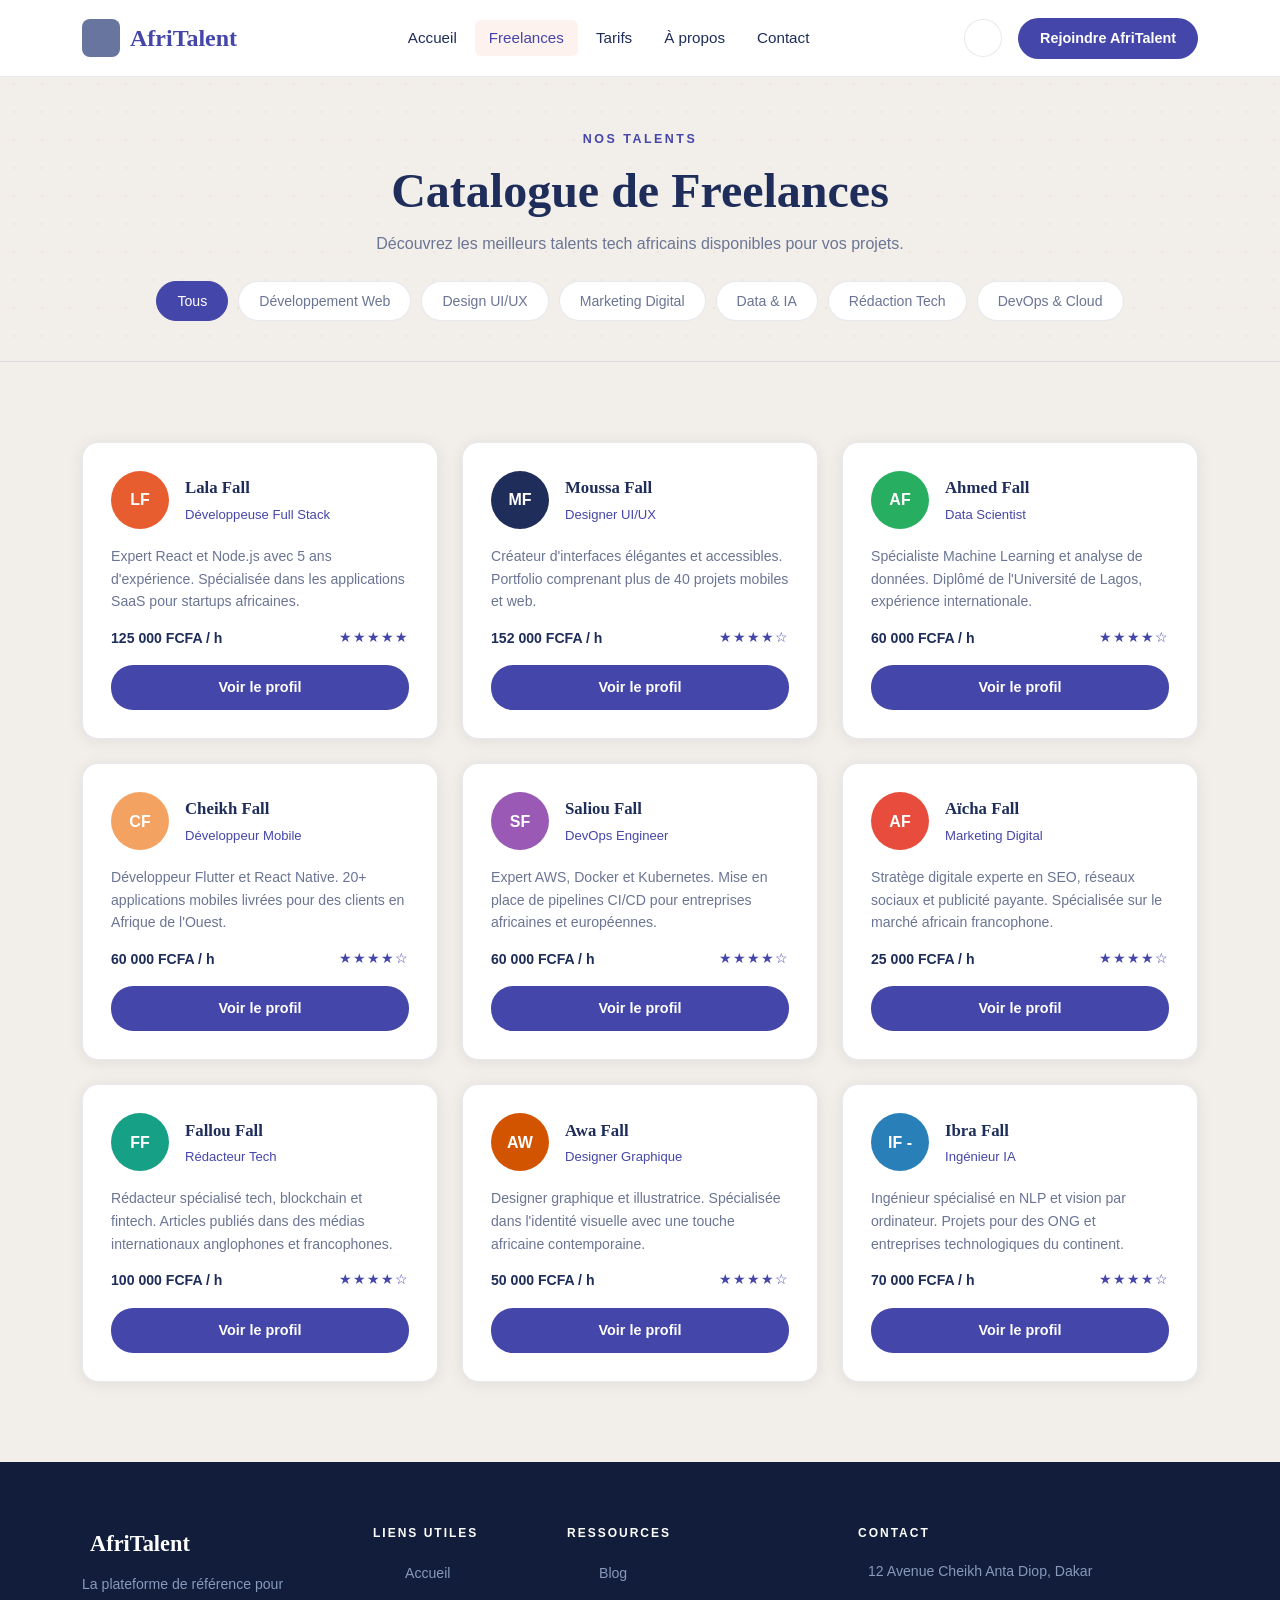
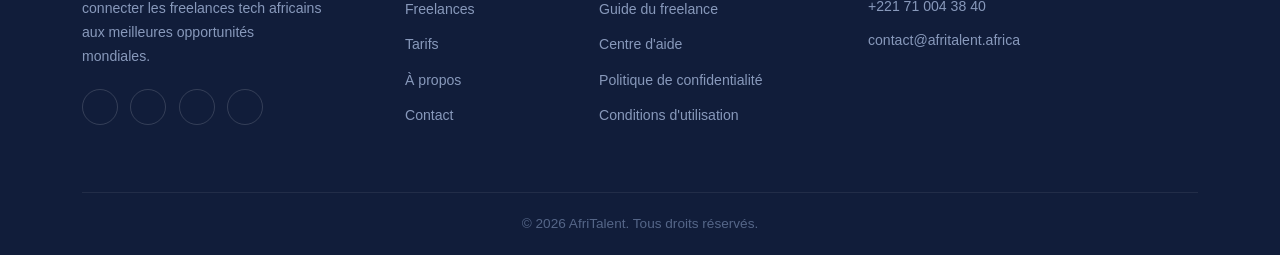
<file: freelances.html>
<!DOCTYPE html>
<html lang="fr">
<head> 
<meta charset="UTF-8"> 
<meta name="viewport" content="width=device-width, initial-scale=1.0"> 
<title>AfriTalent — Freelances</title> 
<!-- Bootstrap 5 via CDN : feuille de style --> 
<link 
href="https://cdn.jsdelivr.net/npm/bootstrap@5.3.0/dist/css/bootstrap.min.css" 
rel="stylesheet"> 
<!-- Votre feuille de style personnelle --> 
<link rel="stylesheet" href="css/style.css">
</head>
<body> 
<!-- Le contenu de la page sera ajoute ici --> 


 <nav class="navbar navbar-expand-lg fixed-top" id="mainNavbar" aria-label="Navigation principale">
    <div class="container">
      <a class="navbar-brand" href="index.html" aria-label="AfriTalent — Accueil">
        <span class="brand-icon" aria-hidden="true"><i class="bi bi-globe-africa"></i></span>
        AfriTalent
      </a>
      <button class="navbar-toggler border-0" type="button"
              data-bs-toggle="collapse" data-bs-target="#navMenu"
              aria-controls="navMenu" aria-expanded="false" aria-label="Ouvrir le menu">
        <span class="navbar-toggler-icon"></span>
      </button>
      <div class="collapse navbar-collapse" id="navMenu">
        <ul class="navbar-nav mx-auto mb-2 mb-lg-0 gap-1">
          <li class="nav-item"><a class="nav-link" href="index.html">Accueil</a></li>
          <li class="nav-item"><a class="nav-link active" aria-current="page" href="freelances.html">Freelances</a></li>
          <li class="nav-item"><a class="nav-link" href="tarifs.html">Tarifs</a></li>
          <li class="nav-item"><a class="nav-link" href="about.html">À propos</a></li>
          <li class="nav-item"><a class="nav-link" href="contact.html">Contact</a></li>
        </ul>
        <div class="d-flex align-items-center gap-3">
          <button class="theme-btn" id="themeBtn" aria-label="Basculer le thème"></button>
          <a href="#" class="btn-nav-cta nav-link">Rejoindre AfriTalent</a>
        </div>
      </div>
    </div>
  </nav>

  <main style="padding-top:70px;">

    <!-- EN-TÊTE DE PAGE -->
    <section class="page-hero" aria-labelledby="flPageTitle">
      <div class="container text-center">
        <span class="section-label">Nos talents</span>
        <h1 class="page-hero-title" id="flPageTitle">Catalogue de Freelances</h1>
        <p class="section-sub mb-4">
          Découvrez les meilleurs talents tech africains disponibles pour vos projets.
        </p>

        <!-- Barre de filtres — JS fonctionnalité 6 -->
        <div class="filter-bar" role="group" aria-label="Filtrer par catégorie">
          <button class="filter-btn active" data-filter="all">Tous</button>
          <button class="filter-btn" data-filter="dev">Développement Web</button>
          <button class="filter-btn" data-filter="design">Design UI/UX</button>
          <button class="filter-btn" data-filter="marketing">Marketing Digital</button>
          <button class="filter-btn" data-filter="data">Data &amp; IA</button>
          <button class="filter-btn" data-filter="redaction">Rédaction Tech</button>
          <button class="filter-btn" data-filter="devops">DevOps &amp; Cloud</button>
        </div>
      </div>
    </section>

    <!-- GRILLE DE PROFILS — 3 col desktop, 2 tablette, 1 mobile -->
    <section class="section-py" aria-label="Liste des freelances">
      <div class="container">
        <div class="row g-4" id="flGrid">

          <!-- Profil 1 -->
          <div class="col-12 col-md-6 col-lg-4 fl-card-wrapper fade-in-section" data-cat="dev">
            <div class="fl-card" data-bs-toggle="modal" data-bs-target="#profileModal"
                 data-name="Lala Fall" data-role="Développeuse Full Stack"
                 data-rate="125 000 FCFA / h" data-stars="★★★★★" data-bio="Expert React et Node.js avec 5 ans d'expérience. Spécialisée dans les applications SaaS pour startups africaines." data-color="#E85D2F">
              <div class="d-flex align-items-center gap-3 mb-3">
                <div class="fl-avatar" style="background:#E85D2F" aria-hidden="true">LF</div>
                <div>
                  <div class="fl-name">Lala Fall</div>
                  <div class="fl-role">Développeuse Full Stack</div>
                </div>
              </div>
              <p class="fl-bio">Expert React et Node.js avec 5 ans d'expérience. Spécialisée dans les applications SaaS pour startups africaines.</p>
              <div class="d-flex justify-content-between align-items-center">
                <span class="fl-rate"><i class="bi bi-currency-dollar" aria-hidden="true"></i> 125 000 FCFA / h</span>
                <span class="fl-stars" role="img" aria-label="Note 5 sur 5">★★★★★</span>
              </div>
              <button class="btn-profile btn-profile">Voir le profil</button>
            </div>
          </div>

          <!-- Profil 2 -->
          <div class="col-12 col-md-6 col-lg-4 fl-card-wrapper fade-in-section" data-cat="design" data-delay="80">
            <div class="fl-card" data-bs-toggle="modal" data-bs-target="#profileModal"
                 data-name="Moussa Fall" data-role="Designer UI/UX"
                 data-rate="152 000 FCFA / h" data-stars="★★★★☆" data-bio="Créateur d'interfaces élégantes et accessibles. Portfolio comprenant plus de 40 projets mobiles et web." data-color="#1E2D5A">
              <div class="d-flex align-items-center gap-3 mb-3">
                <div class="fl-avatar" style="background:#1E2D5A" aria-hidden="true">MF</div>
                <div>
                  <div class="fl-name">Moussa Fall</div>
                  <div class="fl-role">Designer UI/UX</div>
                </div>
              </div>
              <p class="fl-bio">Créateur d'interfaces élégantes et accessibles. Portfolio comprenant plus de 40 projets mobiles et web.</p>
              <div class="d-flex justify-content-between align-items-center">
                <span class="fl-rate"><i class="bi bi-currency-dollar" aria-hidden="true"></i> 152 000 FCFA / h</span>
                <span class="fl-stars" role="img" aria-label="Note 4 sur 5">★★★★☆</span>
              </div>
              <button class="btn-profile">Voir le profil</button>
            </div>
          </div>

          <!-- Profil 3 -->
          <div class="col-12 col-md-6 col-lg-4 fl-card-wrapper fade-in-section" data-cat="data" data-delay="160">
            <div class="fl-card" data-bs-toggle="modal" data-bs-target="#profileModal"
                 data-name="Ahmed Fall" data-role="Data Scientist"
                 data-rate="60 000 FCFA / h" data-stars="★★★★★" data-bio="Spécialiste Machine Learning et analyse de données. Diplômé de l'Université de Lagos, expérience internationale." data-color="#27AE60">
              <div class="d-flex align-items-center gap-3 mb-3">
                <div class="fl-avatar" style="background:#27AE60" aria-hidden="true">AF</div>
                <div>
                  <div class="fl-name">Ahmed Fall</div>
                  <div class="fl-role">Data Scientist</div>
                </div>
              </div>
              <p class="fl-bio">Spécialiste Machine Learning et analyse de données. Diplômé de l'Université de Lagos, expérience internationale.</p>
              <div class="d-flex justify-content-between align-items-center">
                <span class="fl-rate"><i class="bi bi-currency-dollar" aria-hidden="true"></i> 60 000 FCFA / h</span>
                <span class="fl-stars" role="img" aria-label="Note 4 sur 5">★★★★☆</span>
              </div>
              <button class="btn-profile">Voir le profil</button>
            </div>
          </div>

          <!-- Profil 4 -->
          <div class="col-12 col-md-6 col-lg-4 fl-card-wrapper fade-in-section" data-cat="dev">
            <div class="fl-card" data-bs-toggle="modal" data-bs-target="#profileModal"
                 data-name="Cheikh Fall" data-role="Développeur Mobile"
                 data-rate="60 000 FCFA / h" data-stars="★★★★★" data-bio="Développeur Flutter et React Native. 20+ applications mobiles livrées pour des clients en Afrique de l'Ouest." data-color="#F4A261">
              <div class="d-flex align-items-center gap-3 mb-3">
                <div class="fl-avatar" style="background:#F4A261" aria-hidden="true">CF</div>
                <div>
                  <div class="fl-name">Cheikh Fall</div>
                  <div class="fl-role">Développeur Mobile</div>
                </div>
              </div>
              <p class="fl-bio">Développeur Flutter et React Native. 20+ applications mobiles livrées pour des clients en Afrique de l'Ouest.</p>
              <div class="d-flex justify-content-between align-items-center">
                <span class="fl-rate"><i class="bi bi-currency-dollar" aria-hidden="true"></i> 60 000 FCFA / h</span>
                <span class="fl-stars" role="img" aria-label="Note 4 sur 5">★★★★☆</span>
              </div>
              <button class="btn-profile">Voir le profil</button>
            </div>
          </div>

          <!-- Profil 5 -->
          <div class="col-12 col-md-6 col-lg-4 fl-card-wrapper fade-in-section" data-cat="devops" data-delay="80">
            <div class="fl-card" data-bs-toggle="modal" data-bs-target="#profileModal"
                 data-name="Saliou Fall" data-role="DevOps Engineer"
                 data-rate="60 000 FCFA / h" data-stars="★★★★☆" data-bio="Expert AWS, Docker et Kubernetes. Mise en place de pipelines CI/CD pour entreprises africaines et européennes." data-color="#9B59B6">
              <div class="d-flex align-items-center gap-3 mb-3">
                <div class="fl-avatar" style="background:#9B59B6" aria-hidden="true">SF</div>
                <div>
                  <div class="fl-name">Saliou Fall</div>
                  <div class="fl-role">DevOps Engineer</div>
                </div>
              </div>
              <p class="fl-bio">Expert AWS, Docker et Kubernetes. Mise en place de pipelines CI/CD pour entreprises africaines et européennes.</p>
              <div class="d-flex justify-content-between align-items-center">
                <span class="fl-rate"><i class="bi bi-currency-dollar" aria-hidden="true"></i> 60 000 FCFA / h</span>
                <span class="fl-stars" role="img" aria-label="Note 4 sur 5">★★★★☆</span>
              </div>
              <button class="btn-profile">Voir le profil</button>
            </div>
          </div>

          <!-- Profil 6 -->
          <div class="col-12 col-md-6 col-lg-4 fl-card-wrapper fade-in-section" data-cat="marketing" data-delay="160">
            <div class="fl-card" data-bs-toggle="modal" data-bs-target="#profileModal"
                 data-name="Aïcha Fall" data-role="Marketing Digital"
                 data-rate="25 000 FCFA / h" data-stars="★★★★★" data-bio="Stratège digitale experte en SEO, réseaux sociaux et publicité payante. Spécialisée sur le marché africain francophone." data-color="#E74C3C">
              <div class="d-flex align-items-center gap-3 mb-3">
                <div class="fl-avatar" style="background:#E74C3C" aria-hidden="true">AF</div>
                <div>
                  <div class="fl-name">Aïcha Fall</div>
                  <div class="fl-role">Marketing Digital</div>
                </div>
              </div>
              <p class="fl-bio">Stratège digitale experte en SEO, réseaux sociaux et publicité payante. Spécialisée sur le marché africain francophone.</p>
              <div class="d-flex justify-content-between align-items-center">
                <span class="fl-rate"><i class="bi bi-currency-dollar" aria-hidden="true"></i> 25 000 FCFA / h</span>
                <span class="fl-stars" role="img" aria-label="Note 4 sur 5">★★★★☆</span>
              </div>
              <button class="btn-profile">Voir le profil</button>
            </div>
          </div>

          <!-- Profil 7 -->
          <div class="col-12 col-md-6 col-lg-4 fl-card-wrapper fade-in-section" data-cat="redaction">
            <div class="fl-card" data-bs-toggle="modal" data-bs-target="#profileModal"
                 data-name="Fallou Fall" data-role="Rédacteur Tech"
                 data-rate="100 000 FCFA / h" data-stars="★★★★☆" data-bio="Rédacteur spécialisé tech, blockchain et fintech. Articles publiés dans des médias internationaux anglophones et francophones." data-color="#16A085">
              <div class="d-flex align-items-center gap-3 mb-3">
                <div class="fl-avatar" style="background:#16A085" aria-hidden="true">FF</div>
                <div>
                  <div class="fl-name">Fallou Fall</div>
                  <div class="fl-role">Rédacteur Tech</div>
                </div>
              </div>
              <p class="fl-bio">Rédacteur spécialisé tech, blockchain et fintech. Articles publiés dans des médias internationaux anglophones et francophones.</p>
              <div class="d-flex justify-content-between align-items-center">
                <span class="fl-rate"><i class="bi bi-currency-dollar" aria-hidden="true"></i> 100 000 FCFA / h</span>
                <span class="fl-stars" role="img" aria-label="Note 4 sur 5">★★★★☆</span>
              </div>
              <button class="btn-profile">Voir le profil</button>
            </div>
          </div>

          <!-- Profil 8 -->
          <div class="col-12 col-md-6 col-lg-4 fl-card-wrapper fade-in-section" data-cat="design" data-delay="80">
            <div class="fl-card" data-bs-toggle="modal" data-bs-target="#profileModal"
                 data-name="Awa Fall" data-role="Designer Graphique"
                 data-rate="50 000 FCFA / h" data-stars="★★★★★" data-bio="Designer graphique et illustratrice. Spécialisée dans l'identité visuelle avec une touche africaine contemporaine." data-color="#D35400">
              <div class="d-flex align-items-center gap-3 mb-3">
                <div class="fl-avatar" style="background:#D35400" aria-hidden="true">AW</div>
                <div>
                  <div class="fl-name">Awa Fall</div>
                  <div class="fl-role">Designer Graphique</div>
                </div>
              </div>
              <p class="fl-bio">Designer graphique et illustratrice. Spécialisée dans l'identité visuelle avec une touche africaine contemporaine.</p>
              <div class="d-flex justify-content-between align-items-center">
                <span class="fl-rate"><i class="bi bi-currency-dollar" aria-hidden="true"></i> 50 000 FCFA / h</span>
                <span class="fl-stars" role="img" aria-label="Note 4 sur 5">★★★★☆</span>
              </div>
              <button class="btn-profile">Voir le profil</button>
            </div>
          </div>

          <!-- Profil 9 -->
          <div class="col-12 col-md-6 col-lg-4 fl-card-wrapper fade-in-section" data-cat="data" data-delay="160">
            <div class="fl-card" data-bs-toggle="modal" data-bs-target="#profileModal"
                 data-name="Ibra Fall" data-role="Ingénieur IA"
                 data-rate="70 000 FCFA / h" data-stars="★★★★★" data-bio="Ingénieur spécialisé en NLP et vision par ordinateur. Projets pour des ONG et entreprises technologiques du continent." data-color="#2980B9">
              <div class="d-flex align-items-center gap-3 mb-3">
                <div class="fl-avatar" style="background:#2980B9" aria-hidden="true">IF
                  -
                </div>
                <div>
                  <div class="fl-name">Ibra Fall</div>
                  <div class="fl-role">Ingénieur IA</div>
                </div>
              </div>
              <p class="fl-bio">Ingénieur spécialisé en NLP et vision par ordinateur. Projets pour des ONG et entreprises technologiques du continent.</p>
              <div class="d-flex justify-content-between align-items-center">
                <span class="fl-rate"><i class="bi bi-currency-dollar" aria-hidden="true"></i> 70 000 FCFA / h</span>
                <span class="fl-stars" role="img" aria-label="Note 4 sur 5">★★★★☆</span>
              </div>
              <button class="btn-profile">Voir le profil</button>
            </div>
          </div>

        </div><!-- /row -->
      </div>
    </section>

  </main>

  <!-- MODAL Bootstrap — Profil freelance -->
  <div class="modal fade" id="profileModal" tabindex="-1"
       aria-labelledby="profileModalLabel" aria-modal="true" role="dialog">
    <div class="modal-dialog modal-dialog-centered">
      <div class="modal-content" style="background:var(--color-bg-card);color:var(--color-text);border:1px solid var(--color-border);">
        <div class="modal-header border-0 pb-0">
          <h2 class="modal-title" id="profileModalLabel" style="font-family:var(--font-display);font-weight:800;font-size:1.3rem;">
            Profil Freelance
          </h2>
          <button type="button" class="btn-close" data-bs-dismiss="modal" aria-label="Fermer"></button>
        </div>
        <div class="modal-body">
          <div class="d-flex align-items-center gap-3 mb-3">
            <div id="modalAvatar" class="fl-avatar" style="width:64px;height:64px;font-size:1.2rem;background:#E85D2F;"></div>
            <div>
              <div id="modalName" class="fl-name" style="font-size:1.15rem;"></div>
              <div id="modalRole" class="fl-role"></div>
            </div>
          </div>
          <p id="modalBio" style="color:var(--color-text-muted);font-size:0.92rem;line-height:1.7;"></p>
          <div class="d-flex justify-content-between align-items-center mt-3 pt-3" style="border-top:1px solid var(--color-border);">
            <span id="modalRate" class="fl-rate"></span>
            <span id="modalStars" class="fl-stars"></span>
          </div>
        </div>
        <div class="modal-footer border-0 pt-0">
          <button type="button" class="btn-profile" style="width:auto;padding:10px 28px;"
                  data-bs-dismiss="modal">Contacter</button>
        </div>
      </div>
    </div>
  </div>

  <!-- FOOTER -->
  <footer id="footer">
    <div class="container">
      <div class="row g-5">
        <div class="col-12 col-md-6 col-lg-3">
          <div class="footer-brand-name"><i class="bi bi-globe-africa me-2"></i>AfriTalent</div>
          <p class="footer-desc">La plateforme de référence pour connecter les freelances tech africains aux meilleures opportunités mondiales.</p>
          <div>
            <a href="#" class="social-link" aria-label="Facebook"><i class="bi bi-facebook"></i></a>
            <a href="#" class="social-link" aria-label="X"><i class="bi bi-twitter-x"></i></a>
            <a href="#" class="social-link" aria-label="LinkedIn"><i class="bi bi-linkedin"></i></a>
            <a href="#" class="social-link" aria-label="Instagram"><i class="bi bi-instagram"></i></a>
          </div>
        </div>
        <div class="col-6 col-lg-2">
          <h3 class="footer-col-title">Liens utiles</h3>
          <ul class="footer-links">
            <li><a href="index.html">Accueil</a></li>
            <li><a href="freelances.html">Freelances</a></li>
            <li><a href="tarifs.html">Tarifs</a></li>
            <li><a href="about.html">À propos</a></li>
            <li><a href="contact.html">Contact</a></li>
          </ul>
        </div>
        <div class="col-6 col-lg-3">
          <h3 class="footer-col-title">Ressources</h3>
          <ul class="footer-links">
            <li><a href="#">Blog</a></li>
            <li><a href="#">Guide du freelance</a></li>
            <li><a href="#">Centre d'aide</a></li>
            <li><a href="#">Politique de confidentialité</a></li>
            <li><a href="#">Conditions d'utilisation</a></li>
          </ul>
        </div>
        <div class="col-12 col-lg-4">
          <h3 class="footer-col-title">Contact</h3>
          <div class="footer-contact-item"><i class="bi bi-geo-alt-fill"></i><span>12 Avenue Cheikh Anta Diop, Dakar</span></div>
          <div class="footer-contact-item"><i class="bi bi-telephone-fill"></i><a href="tel:+221710043840">+221 71 004 38 40</a></div>
          <div class="footer-contact-item"><i class="bi bi-envelope-fill"></i><a href="mailto:contact@afritalent.africa">contact@afritalent.africa</a></div>
        </div>
      </div>
      <div class="footer-bottom"><p>© <span class="current-year"></span> AfriTalent. Tous droits réservés.</p></div>
    </div>
  </footer>

  <button id="scrollTopBtn" aria-label="Retour en haut"><i class="bi bi-arrow-up"></i></button>

  <script src="https://cdn.jsdelivr.net/npm/bootstrap@5.3.3/dist/js/bootstrap.bundle.min.js"></script>
  <script src="js/main.js"></script>
  <script>
    /* Modal : injection des données du freelance cliqué */
    var profileModal = document.getElementById('profileModal');
    profileModal.addEventListener('show.bs.modal', function (e) {
      var card = e.relatedTarget.closest('.fl-card');
      document.getElementById('modalName').textContent   = card.dataset.name  || '';
      document.getElementById('modalRole').textContent   = card.dataset.role  || '';
      document.getElementById('modalRate').textContent   = card.dataset.rate  || '';
      document.getElementById('modalStars').textContent  = card.dataset.stars || '';
      document.getElementById('modalBio').textContent    = card.dataset.bio   || '';
      var av = document.getElementById('modalAvatar');
      av.textContent = (card.dataset.name || 'FL').split(' ').map(function(n){return n[0];}).join('').substring(0,2).toUpperCase();
      av.style.background = card.dataset.color || '#E85D2F';
    });
  </script>
</body>
</html>
</file>
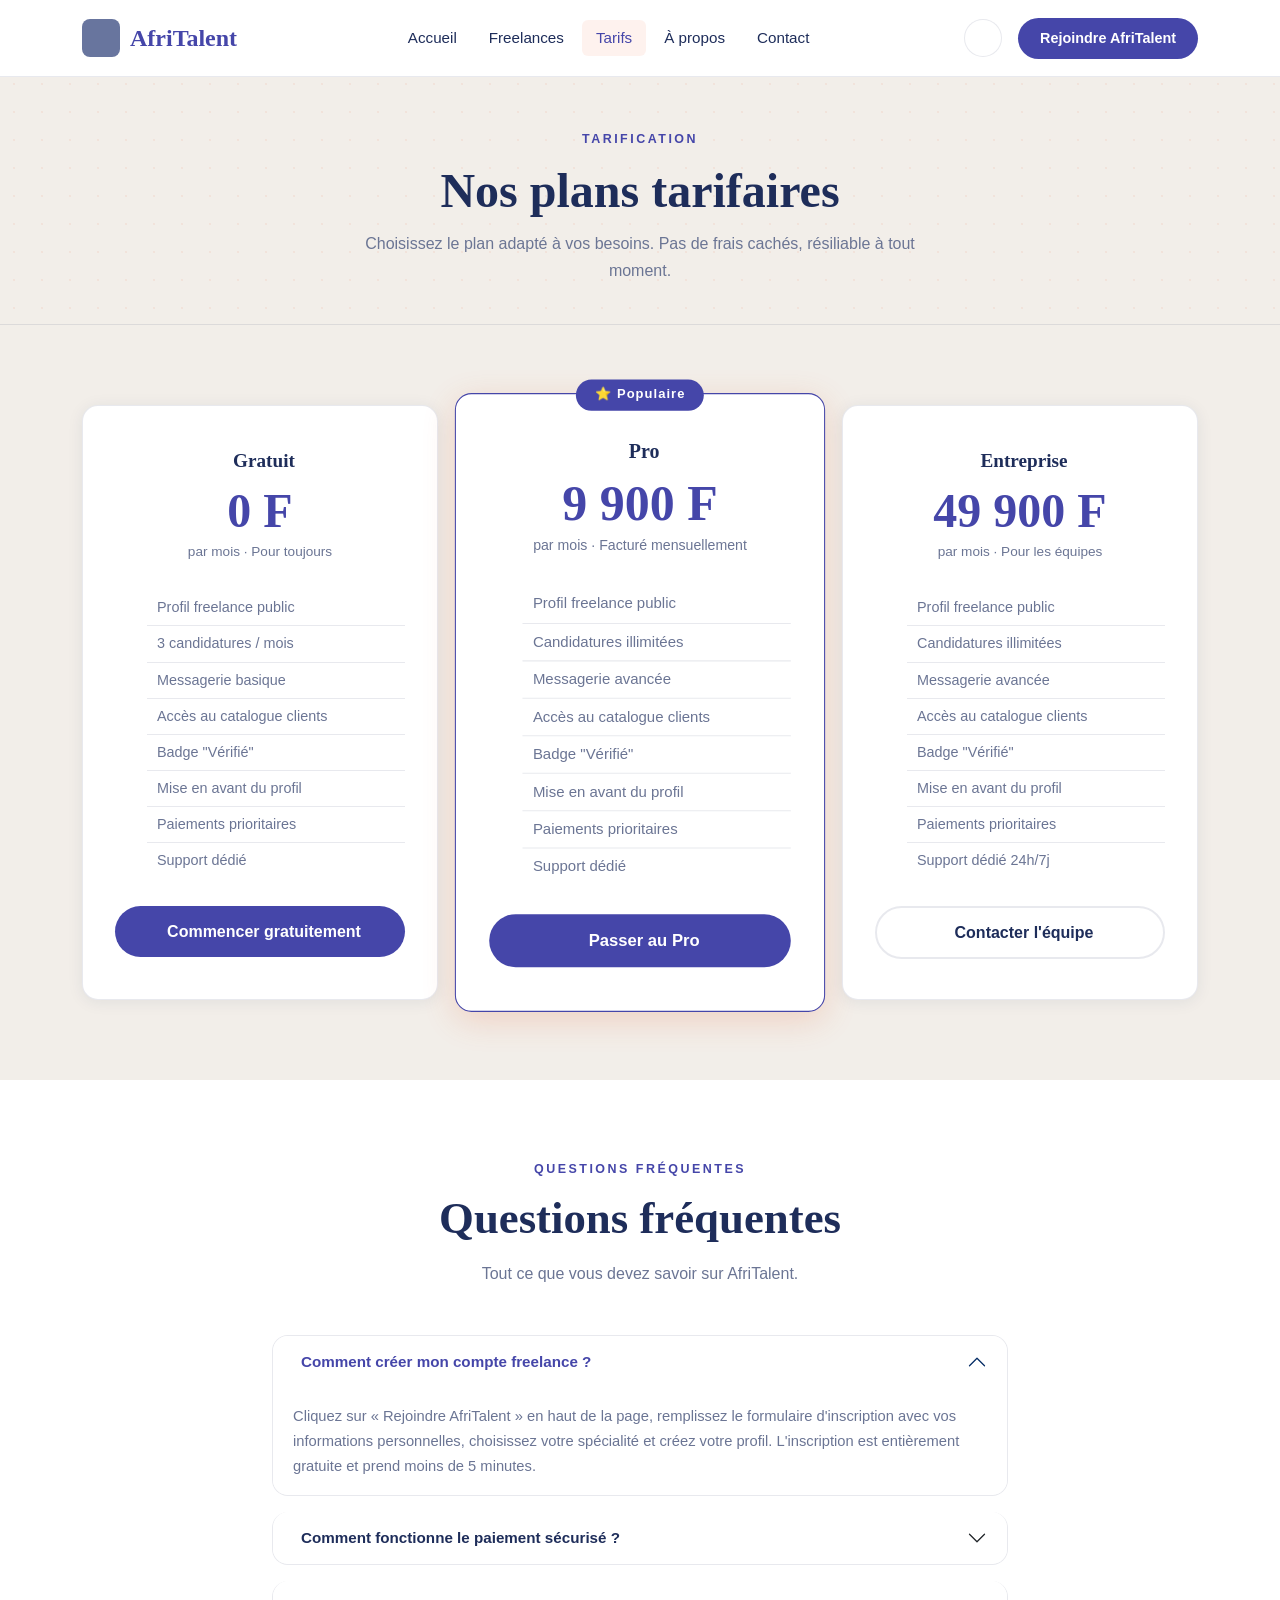
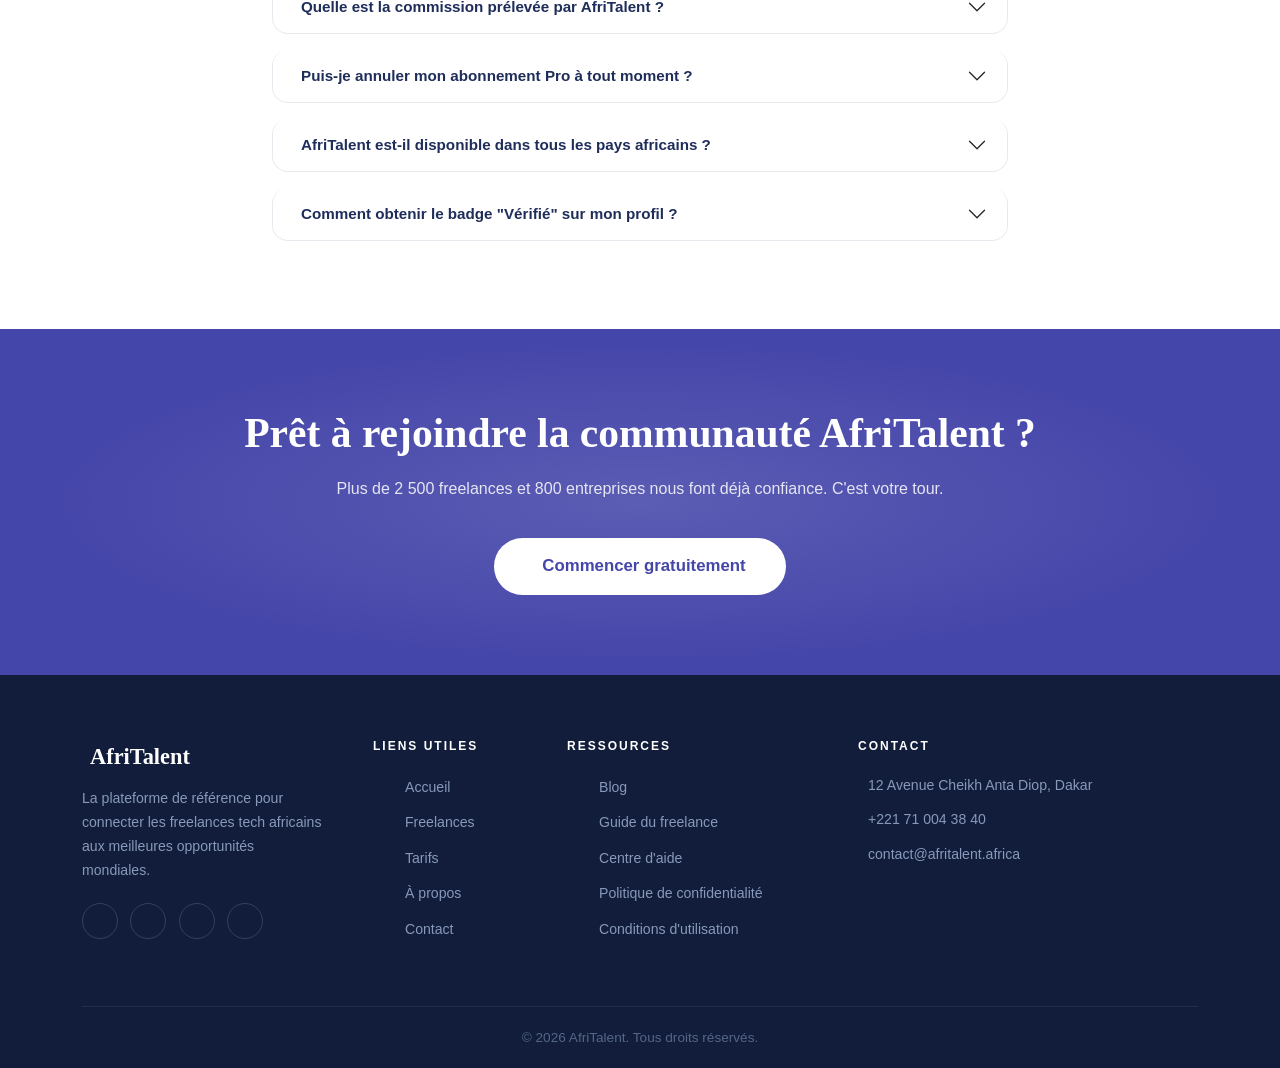
<file: tarifs.html>
<!DOCTYPE html>
<html lang="fr">
<head> 
<meta charset="UTF-8"> 
<meta name="viewport" content="width=device-width, initial-scale=1.0"> 
<title>AfriTalent —Tarifs</title> 
<!-- Bootstrap 5 via CDN : feuille de style --> 
<link 
href="https://cdn.jsdelivr.net/npm/bootstrap@5.3.0/dist/css/bootstrap.min.css" 
rel="stylesheet"> 
<!-- Votre feuille de style personnelle --> 
<link rel="stylesheet" href="css/style.css">
</head>
<body> 
<!-- Le contenu de la page sera ajoute ici --> 


<nav class="navbar navbar-expand-lg fixed-top" id="mainNavbar" aria-label="Navigation principale">
    <div class="container">
      <a class="navbar-brand" href="index.html" aria-label="AfriTalent — Accueil">
        <span class="brand-icon" aria-hidden="true"><i class="bi bi-globe-africa"></i></span>
        AfriTalent
      </a>
      <button class="navbar-toggler border-0" type="button"
              data-bs-toggle="collapse" data-bs-target="#navMenu"
              aria-controls="navMenu" aria-expanded="false" aria-label="Ouvrir le menu">
        <span class="navbar-toggler-icon"></span>
      </button>
      <div class="collapse navbar-collapse" id="navMenu">
        <ul class="navbar-nav mx-auto mb-2 mb-lg-0 gap-1">
          <li class="nav-item"><a class="nav-link" href="index.html">Accueil</a></li>
          <li class="nav-item"><a class="nav-link" href="freelances.html">Freelances</a></li>
          <li class="nav-item"><a class="nav-link active" aria-current="page" href="tarifs.html">Tarifs</a></li>
          <li class="nav-item"><a class="nav-link" href="about.html">À propos</a></li>
          <li class="nav-item"><a class="nav-link" href="contact.html">Contact</a></li>
        </ul>
        <div class="d-flex align-items-center gap-3">
          <button class="theme-btn" id="themeBtn" aria-label="Basculer le thème"></button>
          <a href="freelances.html" class="btn-nav-cta nav-link">Rejoindre AfriTalent</a>
        </div>
      </div>
    </div>
  </nav>

  <main style="padding-top:70px;">

    <!-- EN-TÊTE PAGE -->
    <section class="page-hero" aria-labelledby="tarifsTitle">
      <div class="container text-center">
        <span class="section-label">Tarification</span>
        <h1 class="page-hero-title" id="tarifsTitle">Nos plans tarifaires</h1>
        <p class="section-sub">
          Choisissez le plan adapté à vos besoins. Pas de frais cachés, résiliable à tout moment.
        </p>
      </div>
    </section>

    <!-- PLANS TARIFAIRES -->
    <section class="section-py" aria-labelledby="plansTitle">
      <div class="container">
        <h2 class="visually-hidden" id="plansTitle">Plans tarifaires</h2>

        <div class="row g-4 justify-content-center align-items-stretch">

          <!-- Plan Gratuit -->
          <div class="col-12 col-md-4 fade-in-section">
            <div class="pricing-card h-100">
              <div class="pricing-name">
                <i class="bi bi-gift-fill me-2" aria-hidden="true" style="color:var(--color-primary);"></i>
                Gratuit
              </div>
              <div class="pricing-price">0 F</div>
              <div class="pricing-period">par mois · Pour toujours</div>

              <ul class="pricing-features" aria-label="Fonctionnalités du plan Gratuit">
                <li><i class="bi bi-check-circle-fill" aria-hidden="true"></i> Profil freelance public</li>
                <li><i class="bi bi-check-circle-fill" aria-hidden="true"></i> 3 candidatures / mois</li>
                <li><i class="bi bi-check-circle-fill" aria-hidden="true"></i> Messagerie basique</li>
                <li><i class="bi bi-check-circle-fill" aria-hidden="true"></i> Accès au catalogue clients</li>
                <li><i class="bi bi-x-circle-fill" aria-hidden="true"></i> Badge "Vérifié"</li>
                <li><i class="bi bi-x-circle-fill" aria-hidden="true"></i> Mise en avant du profil</li>
                <li><i class="bi bi-x-circle-fill" aria-hidden="true"></i> Paiements prioritaires</li>
                <li><i class="bi bi-x-circle-fill" aria-hidden="true"></i> Support dédié</li>
              </ul>

              <a href="contact.html" class="btn-primary-at w-100 justify-content-center">
                <i class="bi bi-rocket-takeoff" aria-hidden="true"></i>
                Commencer gratuitement
              </a>
            </div>
          </div>

          <!-- Plan Pro — mis en avant -->
          <div class="col-12 col-md-4 fade-in-section" data-delay="100">
            <div class="pricing-card featured h-100">
              <span class="badge-popular" role="status" aria-label="Plan le plus populaire">⭐ Populaire</span>
              <div class="pricing-name">
                <i class="bi bi-star-fill me-2" aria-hidden="true" style="color:var(--color-primary);"></i>
                Pro
              </div>
              <div class="pricing-price">9 900 F</div>
              <div class="pricing-period">par mois · Facturé mensuellement</div>

              <ul class="pricing-features" aria-label="Fonctionnalités du plan Pro">
                <li><i class="bi bi-check-circle-fill" aria-hidden="true"></i> Profil freelance public</li>
                <li><i class="bi bi-check-circle-fill" aria-hidden="true"></i> Candidatures illimitées</li>
                <li><i class="bi bi-check-circle-fill" aria-hidden="true"></i> Messagerie avancée</li>
                <li><i class="bi bi-check-circle-fill" aria-hidden="true"></i> Accès au catalogue clients</li>
                <li><i class="bi bi-check-circle-fill" aria-hidden="true"></i> Badge "Vérifié"</li>
                <li><i class="bi bi-check-circle-fill" aria-hidden="true"></i> Mise en avant du profil</li>
                <li><i class="bi bi-check-circle-fill" aria-hidden="true"></i> Paiements prioritaires</li>
                <li><i class="bi bi-x-circle-fill" aria-hidden="true"></i> Support dédié</li>
              </ul>

              <a href="contact.html" class="btn-primary-at w-100 justify-content-center">
                <i class="bi bi-lightning-fill" aria-hidden="true"></i>
                Passer au Pro
              </a>
            </div>
          </div>

          <!-- Plan Entreprise -->
          <div class="col-12 col-md-4 fade-in-section" data-delay="200">
            <div class="pricing-card h-100">
              <div class="pricing-name">
                <i class="bi bi-building-fill me-2" aria-hidden="true" style="color:var(--color-primary);"></i>
                Entreprise
              </div>
              <div class="pricing-price">49 900 F</div>
              <div class="pricing-period">par mois · Pour les équipes</div>

              <ul class="pricing-features" aria-label="Fonctionnalités du plan Entreprise">
                <li><i class="bi bi-check-circle-fill" aria-hidden="true"></i> Profil freelance public</li>
                <li><i class="bi bi-check-circle-fill" aria-hidden="true"></i> Candidatures illimitées</li>
                <li><i class="bi bi-check-circle-fill" aria-hidden="true"></i> Messagerie avancée</li>
                <li><i class="bi bi-check-circle-fill" aria-hidden="true"></i> Accès au catalogue clients</li>
                <li><i class="bi bi-check-circle-fill" aria-hidden="true"></i> Badge "Vérifié"</li>
                <li><i class="bi bi-check-circle-fill" aria-hidden="true"></i> Mise en avant du profil</li>
                <li><i class="bi bi-check-circle-fill" aria-hidden="true"></i> Paiements prioritaires</li>
                <li><i class="bi bi-check-circle-fill" aria-hidden="true"></i> Support dédié 24h/7j</li>
              </ul>

              <a href="contact.html" class="btn-outline-at w-100 justify-content-center">
                <i class="bi bi-telephone-fill" aria-hidden="true"></i>
                Contacter l'équipe
              </a>
            </div>
          </div>

        </div>
      </div>
    </section>

    <!-- FAQ — Accordion Bootstrap -->
    <section class="section-py section-bg-alt" aria-labelledby="faqTitle">
      <div class="container">

        <div class="text-center mb-5 fade-in-section">
          <span class="section-label">Questions fréquentes</span>
          <h2 class="section-title" id="faqTitle">Questions fréquentes</h2>
          <p class="section-sub">Tout ce que vous devez savoir sur AfriTalent.</p>
        </div>

        <div class="row justify-content-center">
          <div class="col-12 col-lg-8 fade-in-section" data-delay="100">

            <div class="accordion" id="faqAccordion">

              <!-- Q1 -->
              <div class="accordion-item mb-3">
                <h3 class="accordion-header">
                  <button class="accordion-button" type="button"
                          data-bs-toggle="collapse" data-bs-target="#faq1"
                          aria-expanded="true" aria-controls="faq1">
                    <i class="bi bi-question-circle-fill me-2" aria-hidden="true" style="color:var(--color-primary);"></i>
                    Comment créer mon compte freelance ?
                  </button>
                </h3>
                <div id="faq1" class="accordion-collapse collapse show" data-bs-parent="#faqAccordion">
                  <div class="accordion-body">
                    Cliquez sur « Rejoindre AfriTalent » en haut de la page, remplissez le formulaire d'inscription
                    avec vos informations personnelles, choisissez votre spécialité et créez votre profil.
                    L'inscription est entièrement gratuite et prend moins de 5 minutes.
                  </div>
                </div>
              </div>

              <!-- Q2 -->
              <div class="accordion-item mb-3">
                <h3 class="accordion-header">
                  <button class="accordion-button collapsed" type="button"
                          data-bs-toggle="collapse" data-bs-target="#faq2"
                          aria-expanded="false" aria-controls="faq2">
                    <i class="bi bi-question-circle-fill me-2" aria-hidden="true" style="color:var(--color-primary);"></i>
                    Comment fonctionne le paiement sécurisé ?
                  </button>
                </h3>
                <div id="faq2" class="accordion-collapse collapse" data-bs-parent="#faqAccordion">
                  <div class="accordion-body">
                    AfriTalent utilise un système de séquestre (escrow) : le client dépose le paiement
                    avant le début de la mission. Les fonds sont bloqués jusqu'à la validation de la livraison
                    par le client. Vous pouvez être payé via Mobile Money (Orange Money, Wave, MTN),
                    virement bancaire ou carte bancaire.
                  </div>
                </div>
              </div>

              <!-- Q3 -->
              <div class="accordion-item mb-3">
                <h3 class="accordion-header">
                  <button class="accordion-button collapsed" type="button"
                          data-bs-toggle="collapse" data-bs-target="#faq3"
                          aria-expanded="false" aria-controls="faq3">
                    <i class="bi bi-question-circle-fill me-2" aria-hidden="true" style="color:var(--color-primary);"></i>
                    Quelle est la commission prélevée par AfriTalent ?
                  </button>
                </h3>
                <div id="faq3" class="accordion-collapse collapse" data-bs-parent="#faqAccordion">
                  <div class="accordion-body">
                    AfriTalent prélève une commission de 10 % sur chaque mission réalisée.
                    Cette commission finance la maintenance de la plateforme, le support client,
                    et la sécurisation des paiements. Les freelances Pro bénéficient d'une commission
                    réduite à 7 %.
                  </div>
                </div>
              </div>

              <!-- Q4 -->
              <div class="accordion-item mb-3">
                <h3 class="accordion-header">
                  <button class="accordion-button collapsed" type="button"
                          data-bs-toggle="collapse" data-bs-target="#faq4"
                          aria-expanded="false" aria-controls="faq4">
                    <i class="bi bi-question-circle-fill me-2" aria-hidden="true" style="color:var(--color-primary);"></i>
                    Puis-je annuler mon abonnement Pro à tout moment ?
                  </button>
                </h3>
                <div id="faq4" class="accordion-collapse collapse" data-bs-parent="#faqAccordion">
                  <div class="accordion-body">
                    Oui, absolument. Vous pouvez annuler votre abonnement Pro depuis votre tableau de bord
                    à tout moment. L'abonnement reste actif jusqu'à la fin de la période déjà payée.
                    Aucuns frais d'annulation ne seront appliqués.
                  </div>
                </div>
              </div>

              <!-- Q5 -->
              <div class="accordion-item mb-3">
                <h3 class="accordion-header">
                  <button class="accordion-button collapsed" type="button"
                          data-bs-toggle="collapse" data-bs-target="#faq5"
                          aria-expanded="false" aria-controls="faq5">
                    <i class="bi bi-question-circle-fill me-2" aria-hidden="true" style="color:var(--color-primary);"></i>
                    AfriTalent est-il disponible dans tous les pays africains ?
                  </button>
                </h3>
                <div id="faq5" class="accordion-collapse collapse" data-bs-parent="#faqAccordion">
                  <div class="accordion-body">
                    AfriTalent est actuellement disponible dans 22 pays africains, dont le Sénégal,
                    la Côte d'Ivoire, le Nigeria, le Ghana, le Cameroun, le Mali, le Burkina Faso,
                    la Guinée et la Mauritanie. Nous étendons continuellement notre couverture.
                    Les freelances hors zone peuvent également s'inscrire en tant qu'internationaux.
                  </div>
                </div>
              </div>

              <!-- Q6 -->
              <div class="accordion-item">
                <h3 class="accordion-header">
                  <button class="accordion-button collapsed" type="button"
                          data-bs-toggle="collapse" data-bs-target="#faq6"
                          aria-expanded="false" aria-controls="faq6">
                    <i class="bi bi-question-circle-fill me-2" aria-hidden="true" style="color:var(--color-primary);"></i>
                    Comment obtenir le badge "Vérifié" sur mon profil ?
                  </button>
                </h3>
                <div id="faq6" class="accordion-collapse collapse" data-bs-parent="#faqAccordion">
                  <div class="accordion-body">
                    Le badge "Vérifié" est réservé aux freelances du plan Pro et Entreprise. Il est attribué
                    après vérification de votre identité, de vos compétences (via un test technique) et
                    d'au moins 3 références clients validées. Il augmente significativement la visibilité
                    de votre profil auprès des entreprises.
                  </div>
                </div>
              </div>

            </div><!-- /accordion -->
          </div>
        </div>

      </div>
    </section>

    <!-- CTA -->
    <section id="cta" aria-labelledby="ctaTarifsTitle">
      <div class="container text-center fade-in-section">
        <h2 id="ctaTarifsTitle">Prêt à rejoindre la communauté AfriTalent ?</h2>
        <p>Plus de 2 500 freelances et 800 entreprises nous font déjà confiance. C'est votre tour.</p>
        <a href="contact.html" class="btn-cta-white">
          <i class="bi bi-rocket-takeoff-fill" aria-hidden="true"></i>
          Commencer gratuitement
        </a>
      </div>
    </section>

  </main>

  <!-- FOOTER -->
  <footer id="footer">
    <div class="container">
      <div class="row g-5">
        <div class="col-12 col-md-6 col-lg-3">
          <div class="footer-brand-name"><i class="bi bi-globe-africa me-2"></i>AfriTalent</div>
          <p class="footer-desc">La plateforme de référence pour connecter les freelances tech africains aux meilleures opportunités mondiales.</p>
          <div>
            <a href="#" class="social-link" aria-label="Facebook"><i class="bi bi-facebook"></i></a>
            <a href="#" class="social-link" aria-label="X"><i class="bi bi-twitter-x"></i></a>
            <a href="#" class="social-link" aria-label="LinkedIn"><i class="bi bi-linkedin"></i></a>
            <a href="#" class="social-link" aria-label="Instagram"><i class="bi bi-instagram"></i></a>
          </div>
        </div>
        <div class="col-6 col-lg-2">
          <h3 class="footer-col-title">Liens utiles</h3>
          <ul class="footer-links">
            <li><a href="index.html">Accueil</a></li>
            <li><a href="freelances.html">Freelances</a></li>
            <li><a href="tarifs.html">Tarifs</a></li>
            <li><a href="about.html">À propos</a></li>
            <li><a href="contact.html">Contact</a></li>
          </ul>
        </div>
        <div class="col-6 col-lg-3">
          <h3 class="footer-col-title">Ressources</h3>
          <ul class="footer-links">
            <li><a href="#">Blog</a></li>
            <li><a href="#">Guide du freelance</a></li>
            <li><a href="#">Centre d'aide</a></li>
            <li><a href="#">Politique de confidentialité</a></li>
            <li><a href="#">Conditions d'utilisation</a></li>
          </ul>
        </div>
        <div class="col-12 col-lg-4">
          <h3 class="footer-col-title">Contact</h3>
          <div class="footer-contact-item"><i class="bi bi-geo-alt-fill"></i><span>12 Avenue Cheikh Anta Diop, Dakar</span></div>
          <div class="footer-contact-item"><i class="bi bi-telephone-fill"></i><a href="tel:+221710043840">+221 71 004 38 40</a></div>
          <div class="footer-contact-item"><i class="bi bi-envelope-fill"></i><a href="mailto:contact@afritalent.africa">contact@afritalent.africa</a></div>
        </div>
      </div>
      <div class="footer-bottom"><p>© <span class="current-year"></span> AfriTalent. Tous droits réservés.</p></div>
    </div>
  </footer>

  <button id="scrollTopBtn" aria-label="Retour en haut"><i class="bi bi-arrow-up"></i></button>

  <script src="https://cdn.jsdelivr.net/npm/bootstrap@5.3.3/dist/js/bootstrap.bundle.min.js"></script>
  <script src="js/main.js"></script>
</body>
</html>
</file>
<file: css/style.css>
/* ============================================================
   AfriTalent — style.css
   Auteur : [Votre Nom]
   Description : Feuille de styles principale du site AfriTalent
   ============================================================ */

/* ============================================================
   1. VARIABLES CSS (custom properties) — minimum 6
   ============================================================ */
:root {
  /* Couleurs principales */
  --color-primary:    #4546a9;   /* Orange AfriTalent */
  --color-primary-h:  #5a69bd;   /* Orange hover */
  --color-dark:       #68759e;   /* Bleu marine profond */
  --color-bg:         #F2EEE9;   /* Fond crème doux */
  --color-bg-card:    #FFFFFF;   /* Fond carte */
  --color-text:       #1E2D5A;   /* Texte principal */
  --color-text-muted: #6B7594;   /* Texte secondaire */
  --color-border:     rgba(30,45,90,0.1);

  /* Typographie */
  --font-display: 'Baloo 2', cursive;
  --font-body:    'Inter', sans-serif;

  /* Espacements */
  --section-py:   80px;
  --card-radius:  16px;
  --card-shadow:  0 2px 16px rgba(30,45,90,0.08);

  /* Transitions */
  --transition: 0.25s ease;

  /* Navbar */
  --navbar-bg:    #FFFFFF;
  --navbar-color: #1E2D5A;
}

/* ============================================================
   2. DARK MODE — variables overrides
   ============================================================ */
[data-theme="dark"] {
  --color-bg:         #0C1530;
  --color-bg-card:    #162048;
  --color-text:       #E8EDF8;
  --color-text-muted: #8899BB;
  --color-border:     rgba(255,255,255,0.08);
  --card-shadow:      0 2px 16px rgba(0,0,0,0.35);
  --navbar-bg:        #0A1228;
  --navbar-color:     #E8EDF8;
}

/* ============================================================
   3. RESET & BASE
   ============================================================ */
*, *::before, *::after {
  box-sizing: border-box;
  margin: 0;
  padding: 0;
}

html {
  scroll-behavior: smooth;
}

body {
  font-family: var(--font-body);
  background-color: var(--color-bg);
  color: var(--color-text);
  line-height: 1.6;
  transition: background-color var(--transition), color var(--transition);
  overflow-x: hidden;
}

img {
  max-width: 100%;
  display: block;
}

a {
  color: inherit;
  text-decoration: none;
  transition: color var(--transition);
}

ul { list-style: none; }

/* ============================================================
   4. NAVBAR
   ============================================================ */
.navbar {
  background-color: var(--navbar-bg) !important;
  border-bottom: 1px solid var(--color-border);
  transition: background-color var(--transition), box-shadow var(--transition), padding var(--transition);
  padding-top: 14px;
  padding-bottom: 14px;
}

/* Effet shrink au scroll (classe ajoutée via JS) */
.navbar.scrolled {
  padding-top: 8px;
  padding-bottom: 8px;
  box-shadow: 0 4px 24px rgba(30,45,90,0.12);
}

[data-theme="dark"] .navbar.scrolled {
  box-shadow: 0 4px 24px rgba(0,0,0,0.4);
}

.navbar-brand {
  font-family: var(--font-display);
  font-weight: 800;
  font-size: 1.5rem;
  color: var(--color-primary) !important;
  display: flex;
  align-items: center;
  gap: 10px;
}

.navbar-brand .brand-icon {
  width: 38px;
  height: 38px;
  background: var(--color-dark);
  border-radius: 8px;
  display: flex;
  align-items: center;
  justify-content: center;
  color: #fff;
  font-size: 18px;
  flex-shrink: 0;
  transition: background var(--transition);
}

[data-theme="dark"] .navbar-brand .brand-icon {
  background: var(--color-primary);
}

.navbar-nav .nav-link {
  color: var(--navbar-color) !important;
  font-weight: 500;
  font-size: 0.95rem;
  padding: 6px 14px !important;
  border-radius: 6px;
  transition: color var(--transition), background var(--transition);
}

.navbar-nav .nav-link:hover,
.navbar-nav .nav-link.active {
  color: var(--color-primary) !important;
  background: rgba(232,93,47,0.08);
}

.navbar-toggler {
  border-color: var(--color-border) !important;
  color: var(--color-text) !important;
}

.navbar-toggler-icon {
  filter: none;
}

[data-theme="dark"] .navbar-toggler-icon {
  filter: invert(1);
}

/* Bouton CTA navbar */
.btn-nav-cta {
  background: var(--color-primary);
  color: #fff !important;
  padding: 9px 22px !important;
  border-radius: 25px !important;
  font-weight: 600;
  font-size: 0.9rem;
  transition: background var(--transition), transform var(--transition) !important;
}

.btn-nav-cta:hover {
  background: var(--color-primary-h) !important;
  transform: translateY(-1px);
  color: #fff !important;
}

/* Toggle dark mode */
.theme-btn {
  width: 38px;
  height: 38px;
  border-radius: 50%;
  border: 1px solid var(--color-border);
  background: var(--color-bg-card);
  color: var(--color-text);
  cursor: pointer;
  display: flex;
  align-items: center;
  justify-content: center;
  font-size: 16px;
  transition: background var(--transition), border-color var(--transition), transform var(--transition);
  flex-shrink: 0;
}

.theme-btn:hover {
  transform: scale(1.1);
  border-color: var(--color-primary);
}

[data-theme="dark"] .theme-btn {
  background: var(--color-primary);
  border-color: var(--color-primary);
  color: #fff;
}

/* ============================================================
   5. HERO SECTION
   ============================================================ */
#hero {
  min-height: calc(100vh - 70px);
  background-color: var(--color-bg);
  /* Motif de points discret */
  background-image:
    radial-gradient(circle, rgba(232,93,47,0.08) 1px, transparent 1px);
  background-size: 28px 28px;
  display: flex;
  align-items: center;
  padding: 80px 0 60px;
  transition: background-color var(--transition);
}

.hero-title {
  font-family: var(--font-display);
  font-size: clamp(2.8rem, 5.5vw, 5rem);
  font-weight: 800;
  line-height: 1.05;
  color: var(--color-dark);
  margin-bottom: 20px;
}

[data-theme="dark"] .hero-title {
  color: #fff;
}

.hero-title .accent {
  color: var(--color-primary);
  display: block;
}

.hero-subtitle {
  font-size: 1.1rem;
  color: var(--color-text-muted);
  line-height: 1.7;
  max-width: 500px;
  margin-bottom: 36px;
}

.btn-primary-at {
  background: var(--color-primary);
  color: #fff;
  padding: 13px 28px;
  border-radius: 30px;
  font-weight: 600;
  font-size: 1rem;
  border: none;
  cursor: pointer;
  transition: background var(--transition), transform var(--transition);
  display: inline-flex;
  align-items: center;
  gap: 8px;
}

.btn-primary-at:hover {
  background: var(--color-primary-h);
  transform: translateY(-2px);
  color: #fff;
}

.btn-outline-at {
  background: transparent;
  color: var(--color-text);
  padding: 12px 28px;
  border-radius: 30px;
  font-weight: 600;
  font-size: 1rem;
  border: 2px solid var(--color-border);
  cursor: pointer;
  transition: border-color var(--transition), color var(--transition), transform var(--transition);
  display: inline-flex;
  align-items: center;
  gap: 8px;
}

.btn-outline-at:hover {
  border-color: var(--color-primary);
  color: var(--color-primary);
  transform: translateY(-2px);
}

/* Carte logo hero */
.hero-logo-card {
  background: var(--color-bg-card);
  border-radius: 24px;
  padding: 50px 36px;
  text-align: center;
  box-shadow: var(--card-shadow);
  border: 1px solid var(--color-border);
  max-width: 380px;
  width: 100%;
  margin: 0 auto;
  transition: background var(--transition), box-shadow var(--transition);
}

.hero-logo-card .logo-emoji {
  font-size: 64px;
  margin-bottom: 18px;
  display: block;
}

.hero-brand-name {
  font-family: var(--font-display);
  font-size: 2.2rem;
  font-weight: 800;
  color: var(--color-dark);
  margin-bottom: 6px;
}

[data-theme="dark"] .hero-brand-name { color: #fff; }

.hero-brand-name span { color: var(--color-primary); }

.hero-brand-tag {
  font-size: 0.72rem;
  font-weight: 700;
  letter-spacing: 2px;
  color: var(--color-text-muted);
  text-transform: uppercase;
}

/* ============================================================
   6. SECTION STATISTIQUES
   ============================================================ */
#stats {
  background-color: var(--color-dark);
  background-image: radial-gradient(ellipse at 50% 50%, rgba(232,93,47,0.15) 0%, transparent 70%);
  padding: 60px 0;
  transition: background-color var(--transition);
}

[data-theme="dark"] #stats {
  background-color: #0A1228;
}

.stat-item {
  text-align: center;
  padding: 20px;
}

.stat-number {
  font-family: var(--font-display);
  font-size: clamp(2.8rem, 5vw, 4.5rem);
  font-weight: 800;
  color: var(--color-primary);
  display: block;
  line-height: 1;
}

.stat-label {
  color: rgba(255,255,255,0.7);
  font-size: 0.95rem;
  margin-top: 8px;
  display: block;
}

/* ============================================================
   7. SECTIONS COMMUNES
   ============================================================ */
.section-py {
  padding: var(--section-py) 0;
}

.section-bg-alt {
  background-color: var(--color-bg-card);
  transition: background-color var(--transition);
}

[data-theme="dark"] .section-bg-alt {
  background-color: #111D3A;
}

.section-label {
  font-size: 0.78rem;
  font-weight: 700;
  letter-spacing: 2.5px;
  text-transform: uppercase;
  color: var(--color-primary);
  margin-bottom: 12px;
  display: block;
}

.section-title {
  font-family: var(--font-display);
  font-size: clamp(1.8rem, 3.5vw, 2.8rem);
  font-weight: 800;
  color: var(--color-text);
  margin-bottom: 14px;
}

.section-sub {
  color: var(--color-text-muted);
  font-size: 1rem;
  max-width: 580px;
  margin: 0 auto;
  line-height: 1.7;
}

/* ============================================================
   8. BENTO GRID — "Comment ça marche"
   ============================================================ */
.bento-grid {
  display: grid;
  grid-template-columns: repeat(12, 1fr);
  grid-template-rows: auto;
  gap: 20px;
}

/* Carte 01 : grande (7 colonnes) */
.bento-card-01 { grid-column: 1 / 8; grid-row: 1; }
/* Carte 02 : petite (5 colonnes) */
.bento-card-02 { grid-column: 8 / 13; grid-row: 1; }
/* Carte 03 : petite (5 colonnes) */
.bento-card-03 { grid-column: 1 / 6; grid-row: 2; }
/* Carte 04 : grande (7 colonnes) */
.bento-card-04 { grid-column: 6 / 13; grid-row: 2; }

.bento-card {
  background: var(--color-bg-card);
  border-radius: var(--card-radius);
  padding: 36px 32px;
  border: 1px solid var(--color-border);
  box-shadow: var(--card-shadow);
  position: relative;
  overflow: hidden;
  transition: transform var(--transition), box-shadow var(--transition), background var(--transition);
}

.bento-card:hover {
  transform: translateY(-4px);
  box-shadow: 0 8px 32px rgba(30,45,90,0.14);
}

[data-theme="dark"] .bento-card:hover {
  box-shadow: 0 8px 32px rgba(0,0,0,0.45);
}

.bento-step-num {
  position: absolute;
  top: 18px;
  right: 24px;
  font-family: var(--font-display);
  font-size: 4rem;
  font-weight: 800;
  color: var(--color-primary);
  opacity: 0.1;
  line-height: 1;
  user-select: none;
}

.bento-icon {
  width: 52px;
  height: 52px;
  background: rgba(232,93,47,0.1);
  border-radius: 14px;
  display: flex;
  align-items: center;
  justify-content: center;
  margin-bottom: 20px;
  color: var(--color-primary);
  font-size: 22px;
  transition: background var(--transition);
}

.bento-card:hover .bento-icon {
  background: var(--color-primary);
  color: #fff;
}

.bento-card h3 {
  font-family: var(--font-display);
  font-size: 1.2rem;
  font-weight: 700;
  color: var(--color-text);
  margin-bottom: 10px;
}

.bento-card p {
  font-size: 0.92rem;
  color: var(--color-text-muted);
  line-height: 1.7;
}

/* ============================================================
   9. CATÉGORIES DE SERVICES
   ============================================================ */
.cat-card {
  background: var(--color-bg-card);
  border-radius: var(--card-radius);
  padding: 36px 24px;
  text-align: center;
  border: 1px solid var(--color-border);
  box-shadow: var(--card-shadow);
  cursor: pointer;
  transition: transform var(--transition), box-shadow var(--transition),
              border-color var(--transition), background var(--transition);
  height: 100%;
}

.cat-card:hover {
  transform: translateY(-5px);
  border-color: var(--color-primary);
  box-shadow: 0 8px 28px rgba(232,93,47,0.15);
}

.cat-card.featured {
  border: 2px solid var(--color-primary);
  box-shadow: 0 4px 20px rgba(232,93,47,0.18);
}

.cat-icon {
  width: 60px;
  height: 60px;
  background: rgba(232,93,47,0.1);
  border-radius: 16px;
  display: flex;
  align-items: center;
  justify-content: center;
  margin: 0 auto 18px;
  font-size: 24px;
  color: var(--color-primary);
  transition: background var(--transition), color var(--transition);
}

.cat-card:hover .cat-icon {
  background: var(--color-primary);
  color: #fff;
}

.cat-card h4 {
  font-family: var(--font-display);
  font-size: 1.05rem;
  font-weight: 700;
  color: var(--color-text);
  margin-bottom: 6px;
}

.cat-count {
  font-size: 0.85rem;
  color: var(--color-text-muted);
}

/* ============================================================
   10. CAROUSEL TÉMOIGNAGES
   ============================================================ */
.testi-card {
  background: var(--color-bg-card);
  border-radius: var(--card-radius);
  padding: 40px 36px;
  border: 1px solid var(--color-border);
  box-shadow: var(--card-shadow);
  max-width: 680px;
  margin: 0 auto;
  transition: background var(--transition);
}

.testi-stars {
  color: var(--color-primary);
  font-size: 1.1rem;
  margin-bottom: 20px;
  letter-spacing: 2px;
}

.testi-quote {
  font-size: 1.05rem;
  color: var(--color-text-muted);
  line-height: 1.8;
  font-style: italic;
  margin-bottom: 28px;
}

.testi-author-avatar {
  width: 50px;
  height: 50px;
  border-radius: 50%;
  background: var(--color-primary);
  color: #fff;
  display: flex;
  align-items: center;
  justify-content: center;
  font-weight: 700;
  font-size: 0.9rem;
  flex-shrink: 0;
}

.testi-author-name {
  font-weight: 700;
  color: var(--color-text);
  font-size: 0.95rem;
}

.testi-author-role {
  font-size: 0.82rem;
  color: var(--color-primary);
}

/* Carousel controls */
.carousel-control-prev,
.carousel-control-next {
  width: 44px;
  height: 44px;
  background: var(--color-primary);
  border-radius: 50%;
  top: 50%;
  transform: translateY(-50%);
  opacity: 1;
}

.carousel-control-prev { left: -22px; }
.carousel-control-next { right: -22px; }

/* ============================================================
   11. CTA BANDEAU
   ============================================================ */
#cta {
  background: var(--color-primary);
  background-image: radial-gradient(ellipse at center, rgba(255,255,255,0.12) 0%, transparent 65%);
  padding: var(--section-py) 0;
  text-align: center;
}

#cta h2 {
  font-family: var(--font-display);
  font-size: clamp(1.8rem, 3.5vw, 2.6rem);
  font-weight: 800;
  color: #fff;
  margin-bottom: 16px;
}

#cta p {
  color: rgba(255,255,255,0.85);
  font-size: 1rem;
  margin-bottom: 36px;
  line-height: 1.7;
}

.btn-cta-white {
  background: #fff;
  color: var(--color-primary);
  padding: 15px 40px;
  border-radius: 35px;
  font-weight: 700;
  font-size: 1.05rem;
  border: none;
  cursor: pointer;
  transition: transform var(--transition), box-shadow var(--transition);
  display: inline-flex;
  align-items: center;
  gap: 8px;
}

.btn-cta-white:hover {
  transform: translateY(-3px);
  box-shadow: 0 10px 28px rgba(0,0,0,0.2);
  color: var(--color-primary);
}

/* ============================================================
   12. FOOTER
   ============================================================ */
#footer {
  background: #111D3A;
  color: #BFC8E0;
  padding: 64px 0 0;
}

.footer-brand-name {
  font-family: var(--font-display);
  font-size: 1.4rem;
  font-weight: 800;
  color: #fff;
  margin-bottom: 12px;
}

.footer-desc {
  font-size: 0.88rem;
  line-height: 1.7;
  color: #8899BB;
  margin-bottom: 20px;
}

.social-link {
  width: 36px;
  height: 36px;
  border-radius: 50%;
  border: 1px solid rgba(255,255,255,0.15);
  display: inline-flex;
  align-items: center;
  justify-content: center;
  color: #BFC8E0;
  font-size: 14px;
  margin-right: 8px;
  transition: background var(--transition), border-color var(--transition), color var(--transition);
}

.social-link:hover {
  background: var(--color-primary);
  border-color: var(--color-primary);
  color: #fff;
}

.footer-col-title {
  font-size: 0.75rem;
  font-weight: 700;
  letter-spacing: 2px;
  text-transform: uppercase;
  color: #fff;
  margin-bottom: 20px;
}

.footer-links li {
  margin-bottom: 10px;
}

.footer-links a {
  font-size: 0.88rem;
  color: #8899BB;
  transition: color var(--transition);
}

.footer-links a:hover {
  color: var(--color-primary);
}

.footer-contact-item {
  display: flex;
  align-items: flex-start;
  gap: 10px;
  margin-bottom: 12px;
  font-size: 0.88rem;
  color: #8899BB;
}

.footer-contact-item i {
  color: var(--color-primary);
  margin-top: 2px;
  flex-shrink: 0;
}

.footer-bottom {
  border-top: 1px solid rgba(255,255,255,0.07);
  padding: 20px 0;
  margin-top: 48px;
  text-align: center;
}

.footer-bottom p {
  font-size: 0.85rem;
  color: #556688;
  margin: 0;
}

/* ============================================================
   13. PAGE FREELANCES
   ============================================================ */
.page-hero {
  background: var(--color-bg);
  background-image: radial-gradient(circle, rgba(232,93,47,0.08) 1px, transparent 1px);
  background-size: 28px 28px;
  padding: 60px 0 40px;
  border-bottom: 1px solid var(--color-border);
  transition: background-color var(--transition);
}

.page-hero-title {
  font-family: var(--font-display);
  font-size: clamp(2rem, 4vw, 3rem);
  font-weight: 800;
  color: var(--color-text);
  margin-bottom: 10px;
}

/* Barre de filtres */
.filter-bar {
  display: flex;
  gap: 10px;
  flex-wrap: wrap;
  justify-content: center;
  margin-top: 12px;
}

.filter-btn {
  padding: 8px 20px;
  border-radius: 22px;
  border: 1.5px solid var(--color-border);
  background: var(--color-bg-card);
  color: var(--color-text-muted);
  font-size: 0.88rem;
  font-weight: 500;
  cursor: pointer;
  transition: all var(--transition);
}

.filter-btn:hover {
  border-color: var(--color-primary);
  color: var(--color-primary);
}

.filter-btn.active {
  background: var(--color-primary);
  border-color: var(--color-primary);
  color: #fff;
}

/* Carte freelance */
.fl-card {
  background: var(--color-bg-card);
  border-radius: var(--card-radius);
  padding: 28px;
  border: 1px solid var(--color-border);
  box-shadow: var(--card-shadow);
  transition: transform var(--transition), box-shadow var(--transition), background var(--transition);
  height: 100%;
}

.fl-card:hover {
  transform: translateY(-5px);
  box-shadow: 0 8px 28px rgba(30,45,90,0.12);
}

.fl-avatar {
  width: 58px;
  height: 58px;
  border-radius: 50%;
  display: flex;
  align-items: center;
  justify-content: center;
  font-weight: 700;
  font-size: 1rem;
  color: #fff;
  flex-shrink: 0;
}

.fl-name {
  font-family: var(--font-display);
  font-size: 1.05rem;
  font-weight: 700;
  color: var(--color-text);
  margin-bottom: 2px;
}

.fl-role {
  font-size: 0.82rem;
  color: var(--color-primary);
  font-weight: 500;
}

.fl-bio {
  font-size: 0.88rem;
  color: var(--color-text-muted);
  line-height: 1.6;
  margin: 14px 0;
}

.fl-rate {
  font-size: 0.88rem;
  font-weight: 600;
  color: var(--color-text);
}

.fl-stars {
  color: var(--color-primary);
  font-size: 0.85rem;
  letter-spacing: 1px;
}

.btn-profile {
  width: 100%;
  background: var(--color-primary);
  color: #fff;
  border: none;
  padding: 11px;
  border-radius: 22px;
  font-weight: 600;
  font-size: 0.9rem;
  cursor: pointer;
  transition: background var(--transition), transform var(--transition);
  margin-top: 16px;
}

.btn-profile:hover {
  background: var(--color-primary-h);
  transform: translateY(-1px);
}

.fl-card.hidden {
  display: none !important;
}

/* ============================================================
   14. PAGE TARIFS
   ============================================================ */
.pricing-card {
  background: var(--color-bg-card);
  border-radius: var(--card-radius);
  padding: 40px 32px;
  border: 1.5px solid var(--color-border);
  box-shadow: var(--card-shadow);
  text-align: center;
  height: 100%;
  position: relative;
  transition: transform var(--transition), box-shadow var(--transition), background var(--transition);
}

.pricing-card:hover {
  transform: translateY(-5px);
  box-shadow: 0 8px 28px rgba(30,45,90,0.12);
}

.pricing-card.featured {
  border-color: var(--color-primary);
  transform: scale(1.04);
  box-shadow: 0 8px 32px rgba(232,93,47,0.2);
  z-index: 1;
}

.pricing-card.featured:hover {
  transform: scale(1.04) translateY(-5px);
}

.badge-popular {
  position: absolute;
  top: -14px;
  left: 50%;
  transform: translateX(-50%);
  background: var(--color-primary);
  color: #fff;
  padding: 5px 18px;
  border-radius: 20px;
  font-size: 0.78rem;
  font-weight: 700;
  letter-spacing: 1px;
  white-space: nowrap;
}

.pricing-name {
  font-family: var(--font-display);
  font-size: 1.2rem;
  font-weight: 700;
  color: var(--color-text);
  margin-bottom: 10px;
}

.pricing-price {
  font-family: var(--font-display);
  font-size: 3rem;
  font-weight: 800;
  color: var(--color-primary);
  line-height: 1;
  margin-bottom: 6px;
}

.pricing-period {
  font-size: 0.85rem;
  color: var(--color-text-muted);
  margin-bottom: 28px;
}

.pricing-features {
  text-align: left;
  margin-bottom: 28px;
}

.pricing-features li {
  font-size: 0.9rem;
  color: var(--color-text-muted);
  padding: 6px 0;
  display: flex;
  align-items: center;
  gap: 10px;
  border-bottom: 1px solid var(--color-border);
}

.pricing-features li:last-child {
  border-bottom: none;
}

.pricing-features li i.bi-check-circle-fill {
  color: #27AE60;
  flex-shrink: 0;
}

.pricing-features li i.bi-x-circle-fill {
  color: #E74C3C;
  flex-shrink: 0;
}

/* Accordion FAQ */
.accordion-item {
  background: var(--color-bg-card) !important;
  border-color: var(--color-border) !important;
  margin-bottom: 8px;
  border-radius: var(--card-radius) !important;
  overflow: hidden;
  transition: background var(--transition);
}

.accordion-button {
  background: var(--color-bg-card) !important;
  color: var(--color-text) !important;
  font-weight: 600;
  font-size: 0.95rem;
  transition: background var(--transition), color var(--transition);
}

.accordion-button:not(.collapsed) {
  color: var(--color-primary) !important;
  box-shadow: none !important;
}

.accordion-button::after {
  filter: none;
}

[data-theme="dark"] .accordion-button::after {
  filter: invert(1);
}

.accordion-body {
  background: var(--color-bg-card) !important;
  color: var(--color-text-muted);
  font-size: 0.92rem;
  line-height: 1.7;
  transition: background var(--transition), color var(--transition);
}

/* ============================================================
   15. PAGE À PROPOS
   ============================================================ */
.team-card {
  background: var(--color-bg-card);
  border-radius: var(--card-radius);
  padding: 32px 24px;
  text-align: center;
  border: 1px solid var(--color-border);
  box-shadow: var(--card-shadow);
  transition: transform var(--transition), box-shadow var(--transition), background var(--transition);
  height: 100%;
}

.team-card:hover {
  transform: translateY(-5px);
  box-shadow: 0 8px 28px rgba(30,45,90,0.12);
}

.team-avatar {
  width: 80px;
  height: 80px;
  border-radius: 50%;
  display: flex;
  align-items: center;
  justify-content: center;
  font-size: 1.4rem;
  font-weight: 700;
  color: #fff;
  margin: 0 auto 16px;
}

.team-name {
  font-family: var(--font-display);
  font-size: 1.05rem;
  font-weight: 700;
  color: var(--color-text);
  margin-bottom: 4px;
}

.team-post {
  font-size: 0.85rem;
  color: var(--color-primary);
  margin-bottom: 14px;
}

.value-card {
  background: var(--color-bg-card);
  border-radius: var(--card-radius);
  padding: 32px 24px;
  text-align: center;
  border: 1px solid var(--color-border);
  box-shadow: var(--card-shadow);
  transition: transform var(--transition), background var(--transition);
  height: 100%;
}

.value-card:hover {
  transform: translateY(-4px);
}

.value-icon {
  width: 56px;
  height: 56px;
  background: rgba(232,93,47,0.1);
  border-radius: 16px;
  display: flex;
  align-items: center;
  justify-content: center;
  margin: 0 auto 16px;
  font-size: 22px;
  color: var(--color-primary);
}

/* ============================================================
   16. PAGE CONTACT
   ============================================================ */
.contact-card {
  background: var(--color-bg-card);
  border-radius: var(--card-radius);
  padding: 40px;
  border: 1px solid var(--color-border);
  box-shadow: var(--card-shadow);
  transition: background var(--transition);
}

.form-control, .form-select {
  background: var(--color-bg) !important;
  border: 1.5px solid var(--color-border) !important;
  color: var(--color-text) !important;
  border-radius: 10px !important;
  padding: 12px 16px !important;
  font-size: 0.95rem !important;
  transition: border-color var(--transition), background var(--transition) !important;
}

.form-control:focus, .form-select:focus {
  border-color: var(--color-primary) !important;
  box-shadow: 0 0 0 3px rgba(232,93,47,0.12) !important;
  outline: none !important;
}

.form-control.is-valid { border-color: #27AE60 !important; }
.form-control.is-invalid { border-color: #E74C3C !important; }

.error-msg {
  display: none;
  color: #E74C3C;
  font-size: 0.82rem;
  margin-top: 5px;
}

.error-msg.show { display: block; }

.success-toast {
  display: none;
  background: #27AE60;
  color: #fff;
  padding: 16px 24px;
  border-radius: 12px;
  font-weight: 600;
  margin-top: 20px;
  text-align: center;
  animation: fadeInDown 0.4s ease;
}

.success-toast.show { display: block; }

.contact-info-item {
  display: flex;
  align-items: flex-start;
  gap: 14px;
  margin-bottom: 20px;
}

.contact-info-icon {
  width: 44px;
  height: 44px;
  background: rgba(232,93,47,0.1);
  border-radius: 12px;
  display: flex;
  align-items: center;
  justify-content: center;
  color: var(--color-primary);
  font-size: 18px;
  flex-shrink: 0;
}

/* ============================================================
   17. SCROLL-REVEAL (classe fade-in-section via JS)
   ============================================================ */
.fade-in-section {
  opacity: 0;
  transform: translateY(28px);
  transition: opacity 0.6s ease, transform 0.6s ease;
}

.fade-in-section.visible {
  opacity: 1;
  transform: translateY(0);
}

/* ============================================================
   18. BOUTON SCROLL TOP
   ============================================================ */
#scrollTopBtn {
  position: fixed;
  bottom: 30px;
  right: 30px;
  width: 48px;
  height: 48px;
  background: var(--color-primary);
  color: #fff;
  border: none;
  border-radius: 50%;
  font-size: 1.1rem;
  cursor: pointer;
  opacity: 0;
  transform: translateY(12px);
  transition: opacity 0.3s, transform 0.3s, background 0.2s;
  z-index: 9999;
  display: flex;
  align-items: center;
  justify-content: center;
}

#scrollTopBtn.show {
  opacity: 1;
  transform: translateY(0);
}

#scrollTopBtn:hover {
  background: var(--color-primary-h);
}

/* ============================================================
   19. ANIMATIONS
   ============================================================ */
@keyframes fadeInDown {
  from { opacity: 0; transform: translateY(-12px); }
  to   { opacity: 1; transform: translateY(0); }
}

/* ============================================================
   20. RESPONSIVE — media queries
   ============================================================ */

/* Tablette ≤ 991px */
@media (max-width: 991px) {
  .bento-card-01 { grid-column: 1 / 13; }
  .bento-card-02 { grid-column: 1 / 13; }
  .bento-card-03 { grid-column: 1 / 13; }
  .bento-card-04 { grid-column: 1 / 13; }

  .pricing-card.featured { transform: none; }
  .pricing-card.featured:hover { transform: translateY(-5px); }

  #hero { min-height: auto; padding: 60px 0; }
  .hero-logo-card { margin-top: 40px; }
}

/* Mobile ≤ 767px */
@media (max-width: 767px) {
  :root { --section-py: 56px; }

  .hero-title { font-size: 2.4rem; }
  .hero-logo-card { padding: 32px 24px; }
  .hero-logo-card .logo-emoji { font-size: 46px; }
  .hero-brand-name { font-size: 1.6rem; }

  .stat-number { font-size: 2.6rem; }

  .carousel-control-prev { left: -8px; }
  .carousel-control-next { right: -8px; }

  .contact-card { padding: 24px 18px; }
}

/* Mobile ≤ 375px */
@media (max-width: 400px) {
  .filter-btn { padding: 7px 12px; font-size: 0.8rem; }
  .btn-primary-at, .btn-outline-at { padding: 11px 20px; font-size: 0.9rem; }
}
</file>
